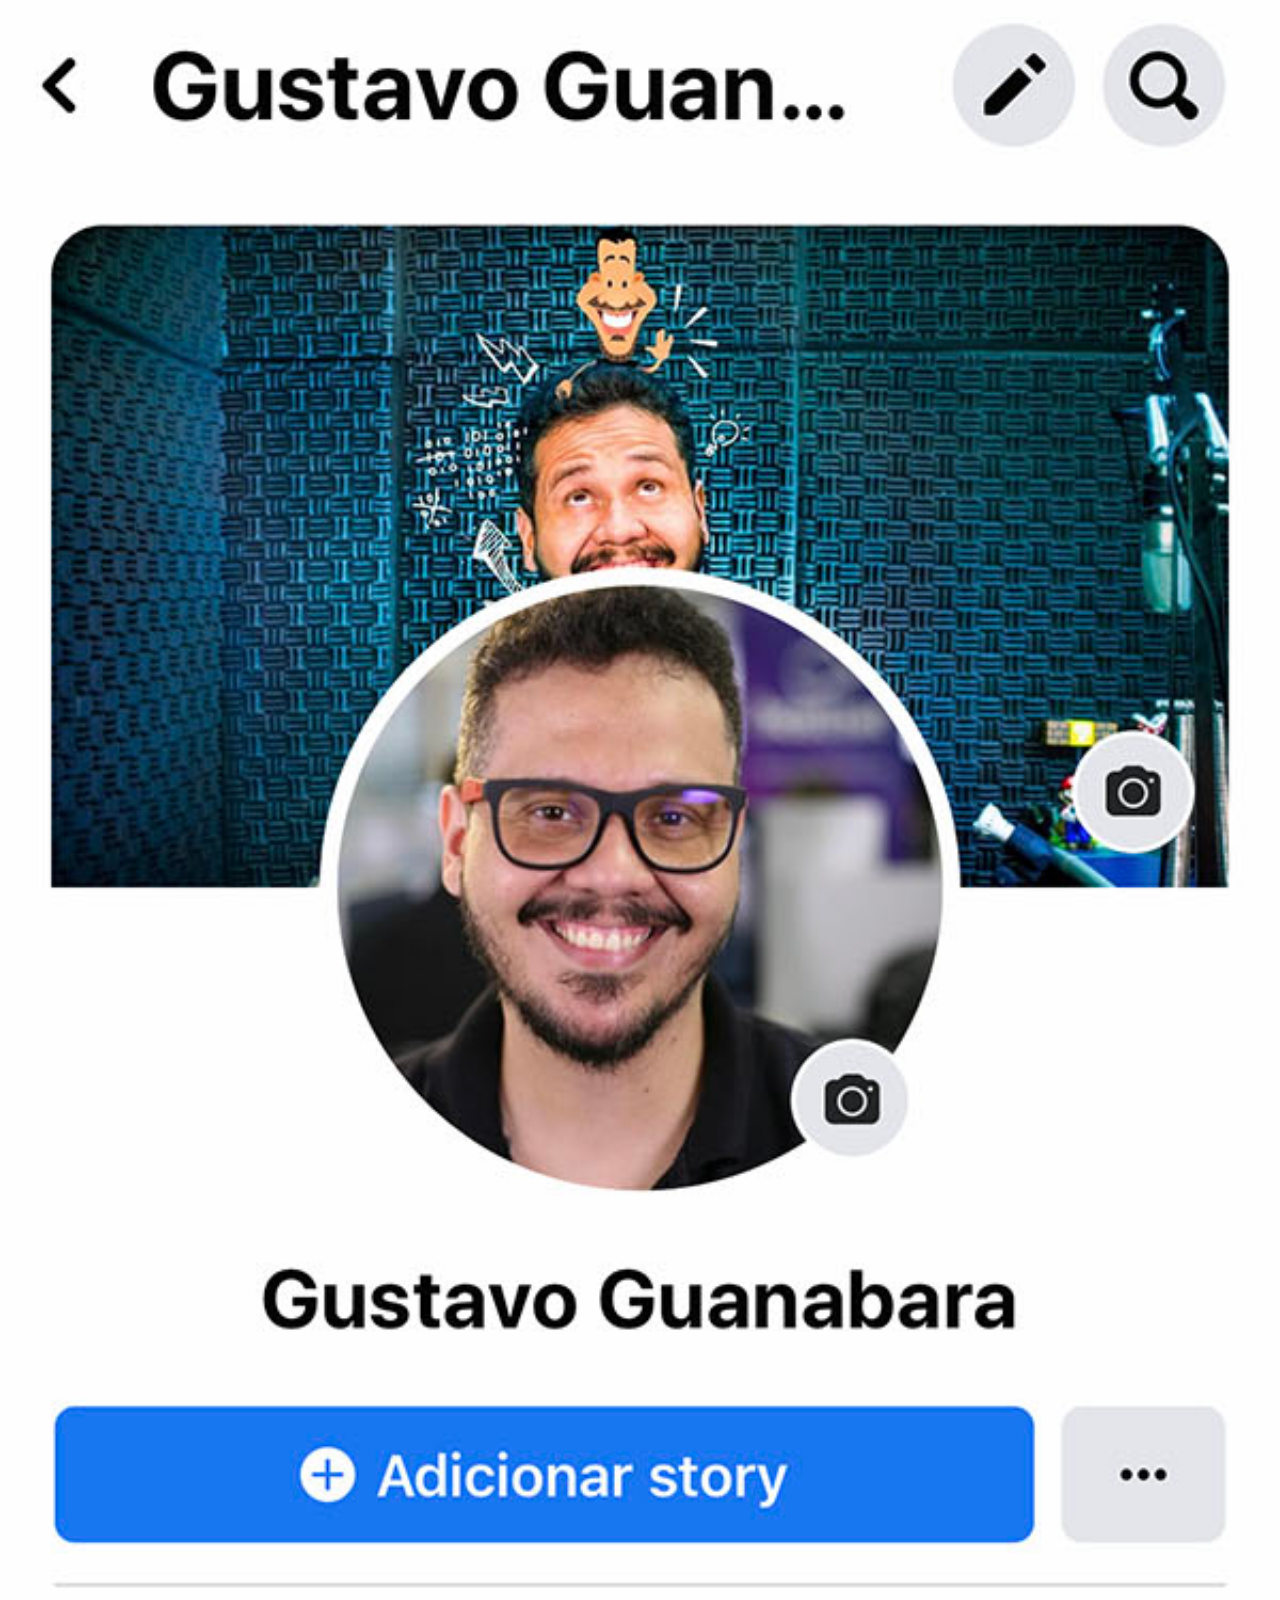
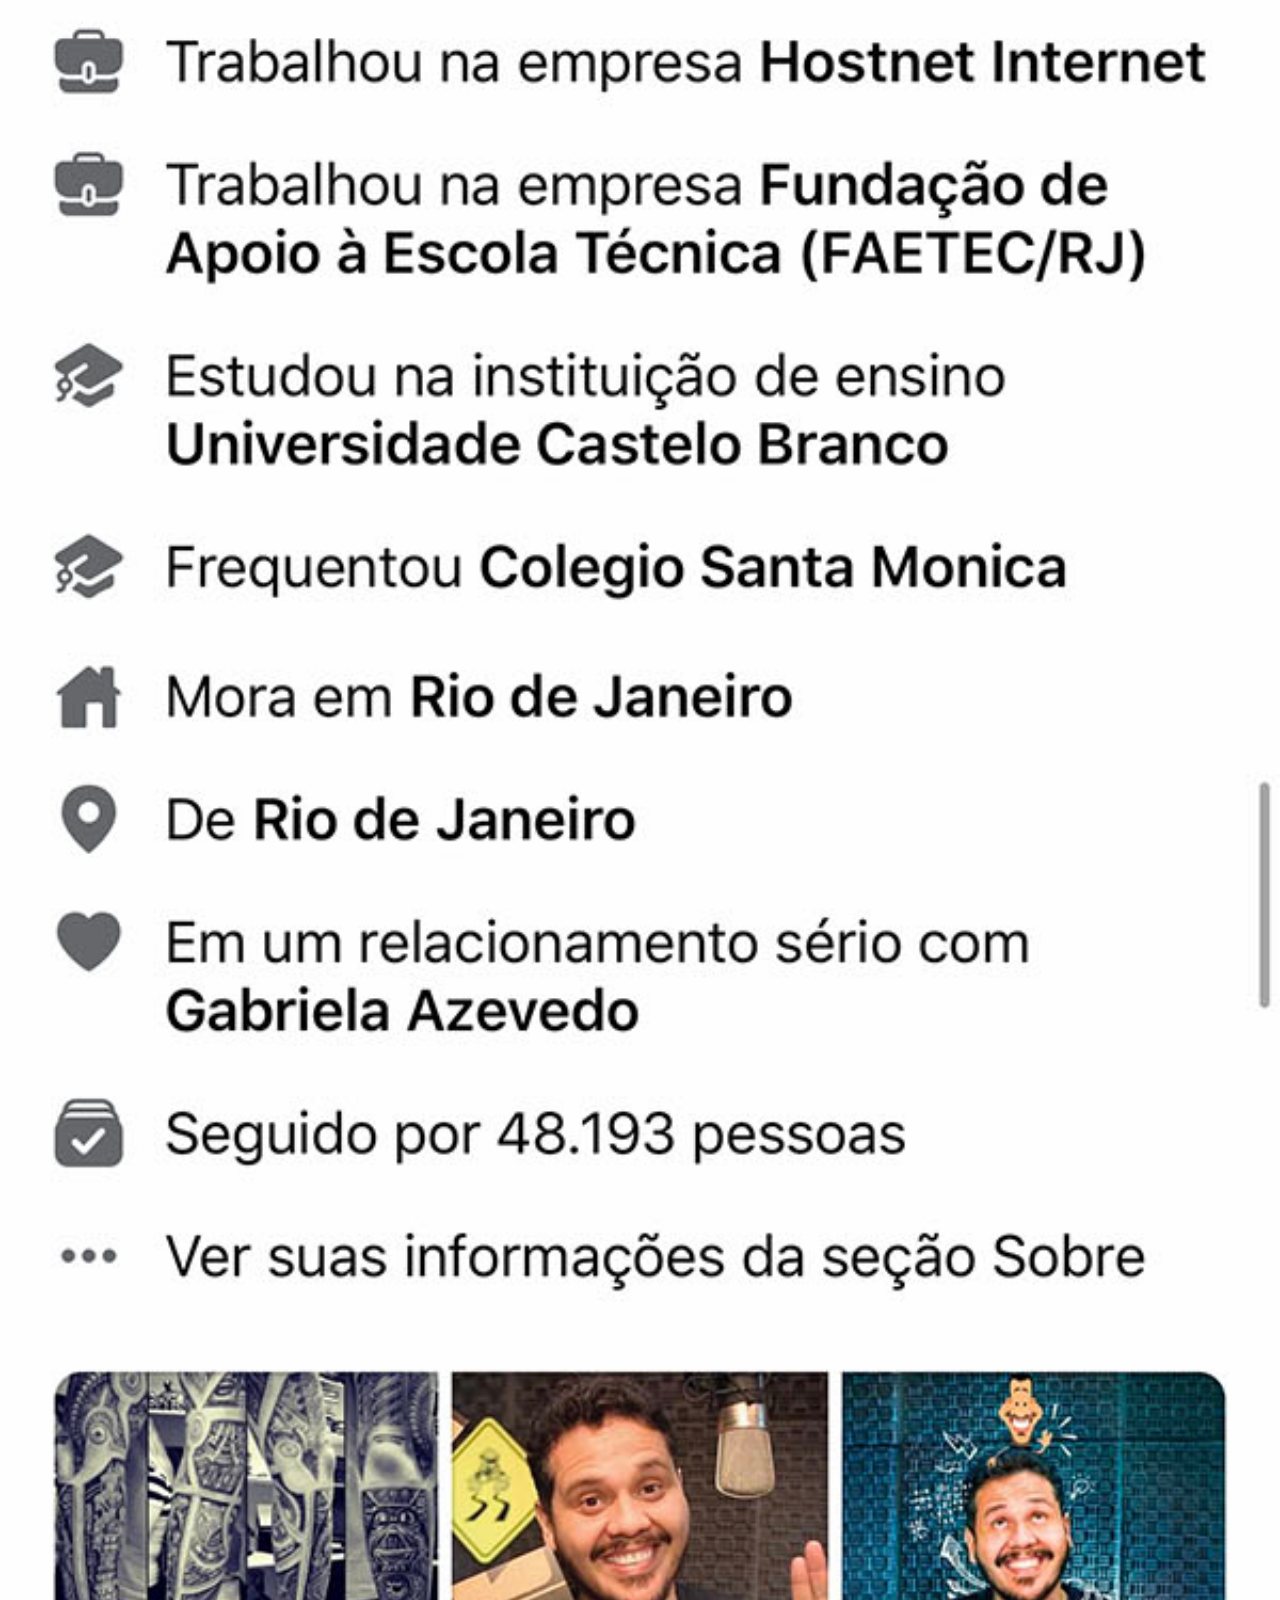
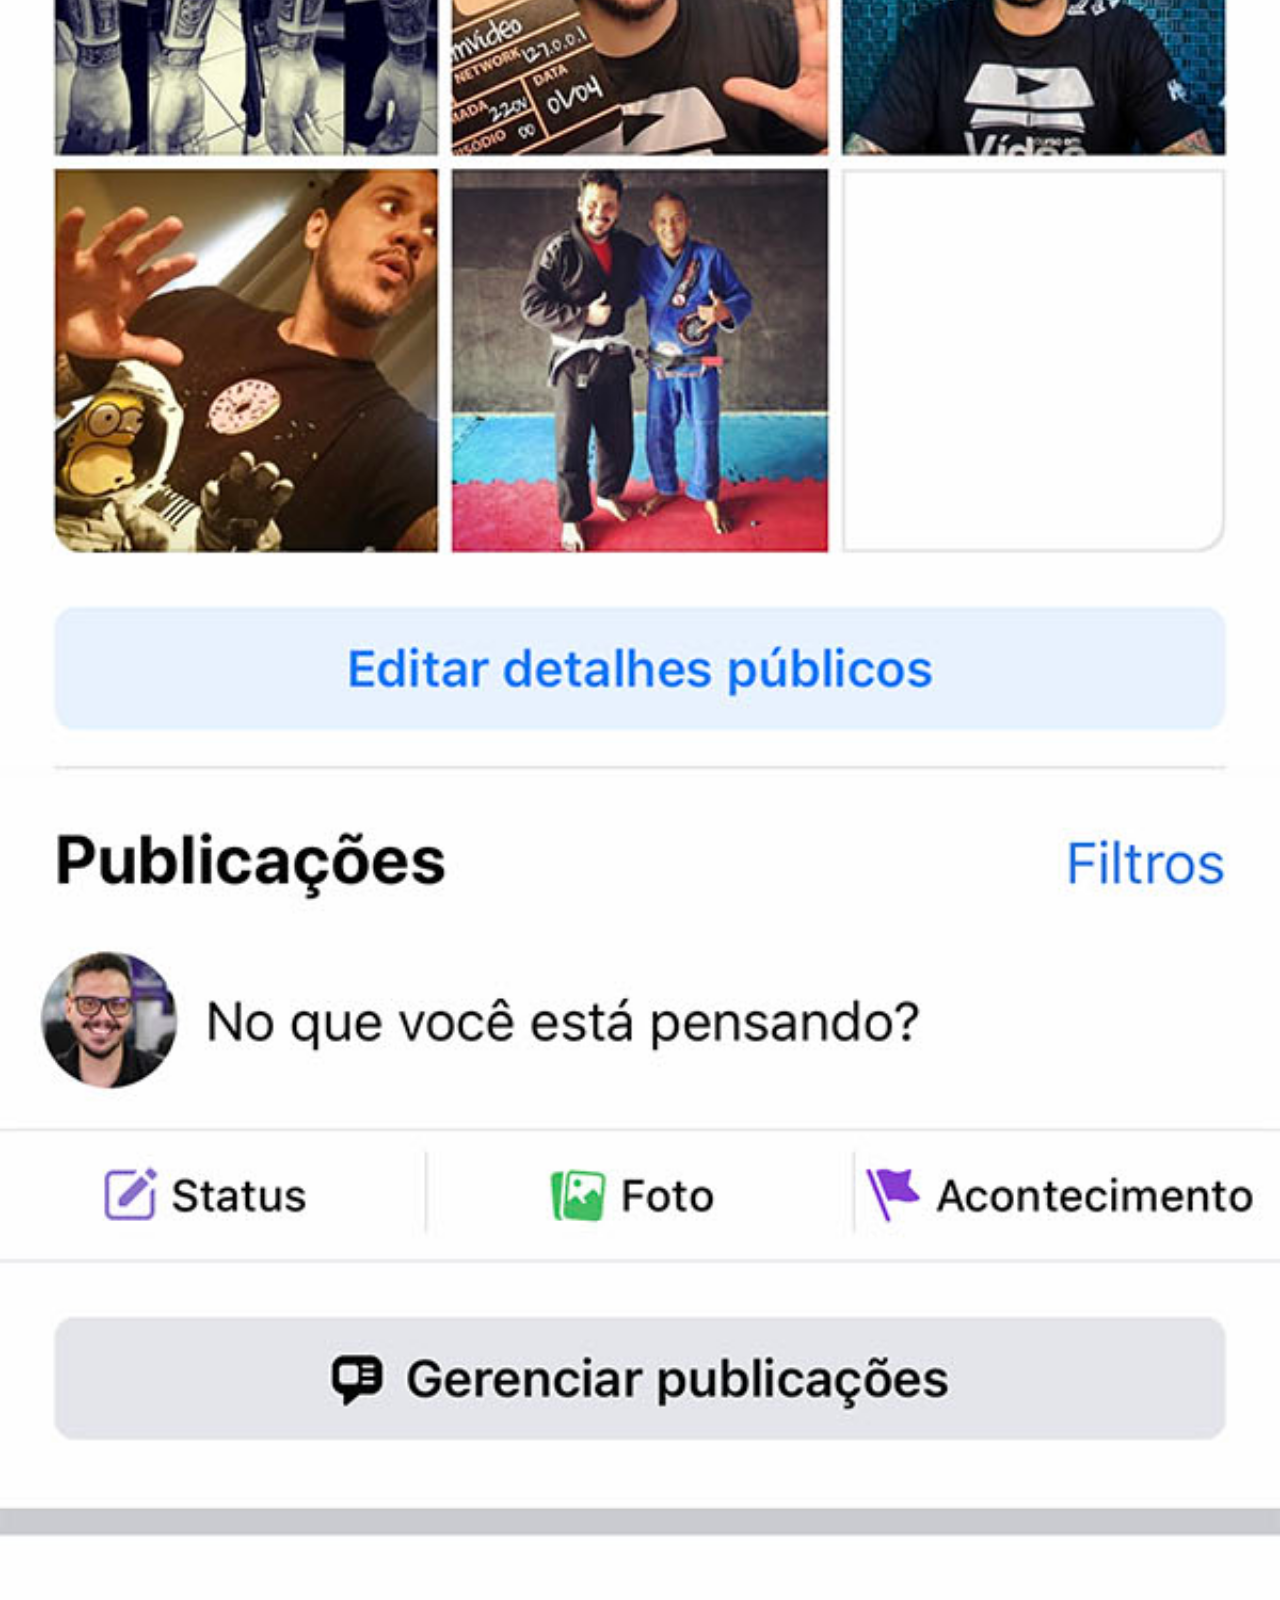
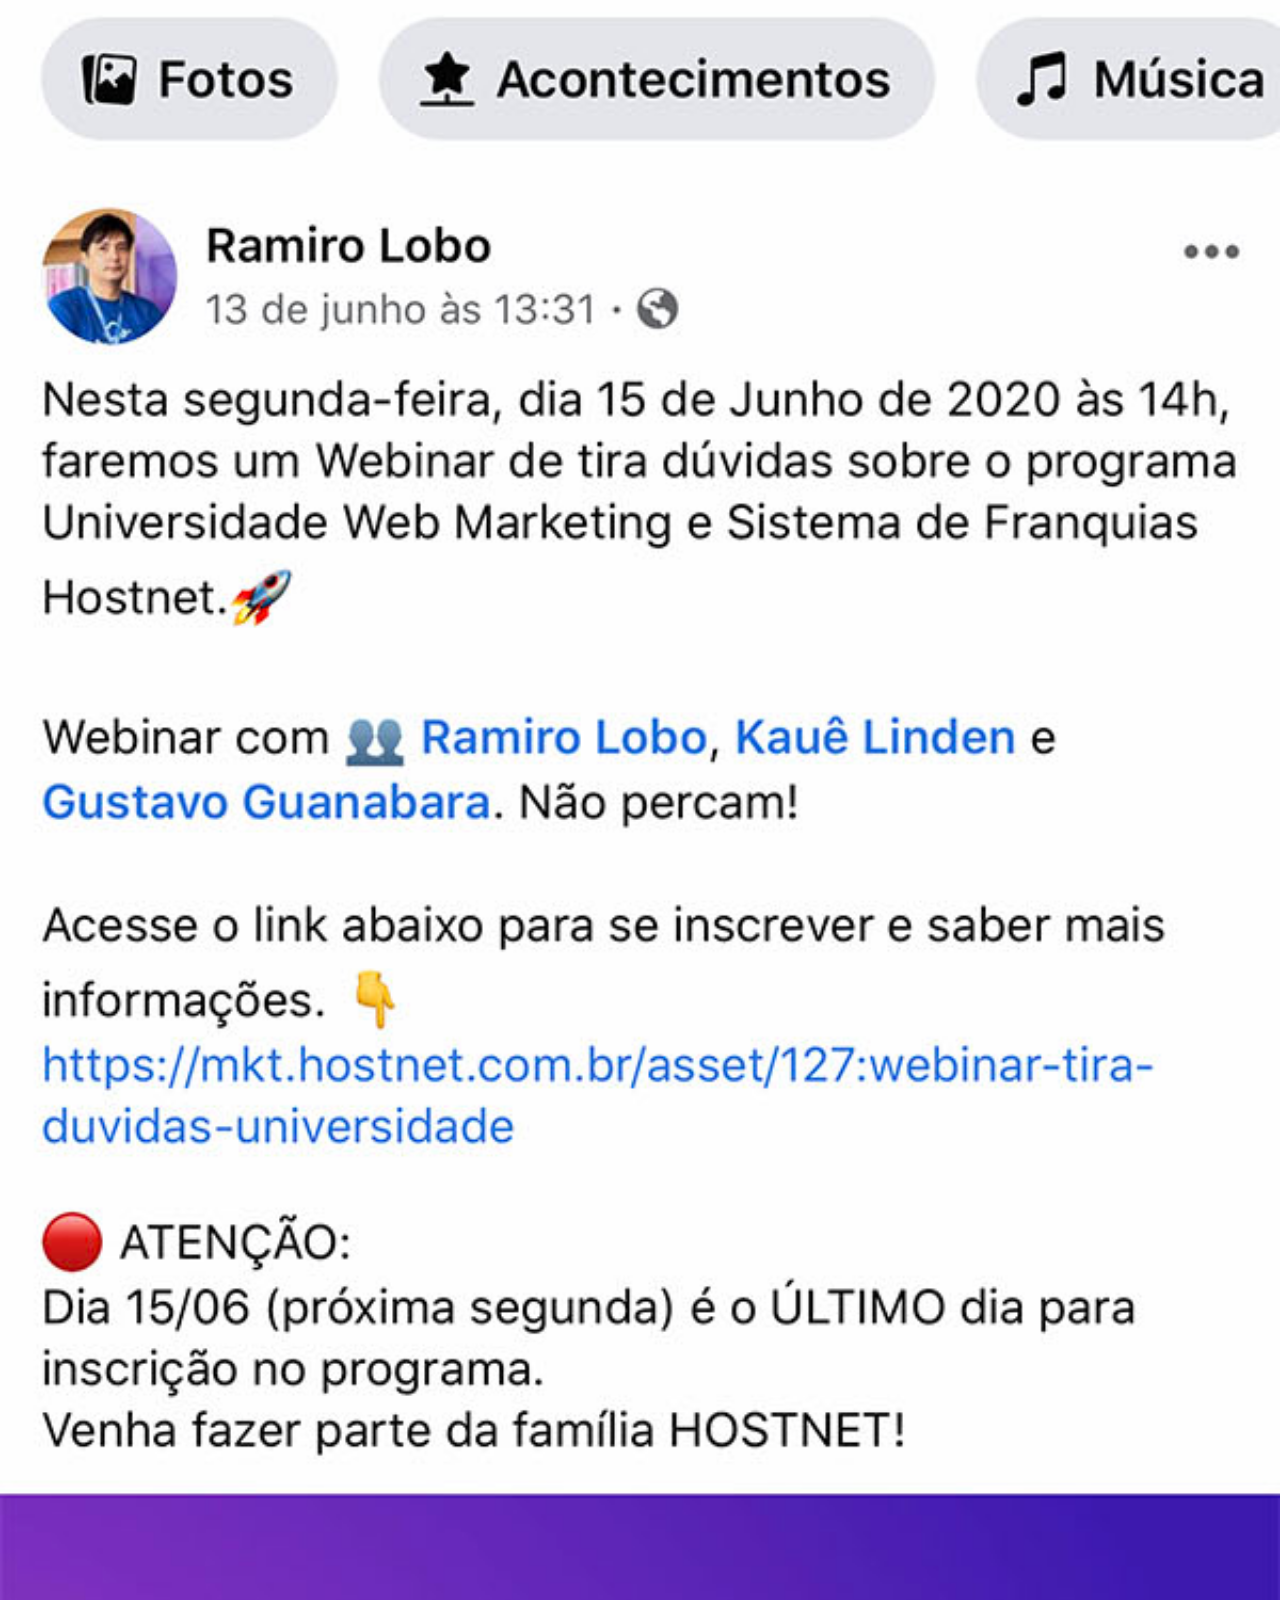
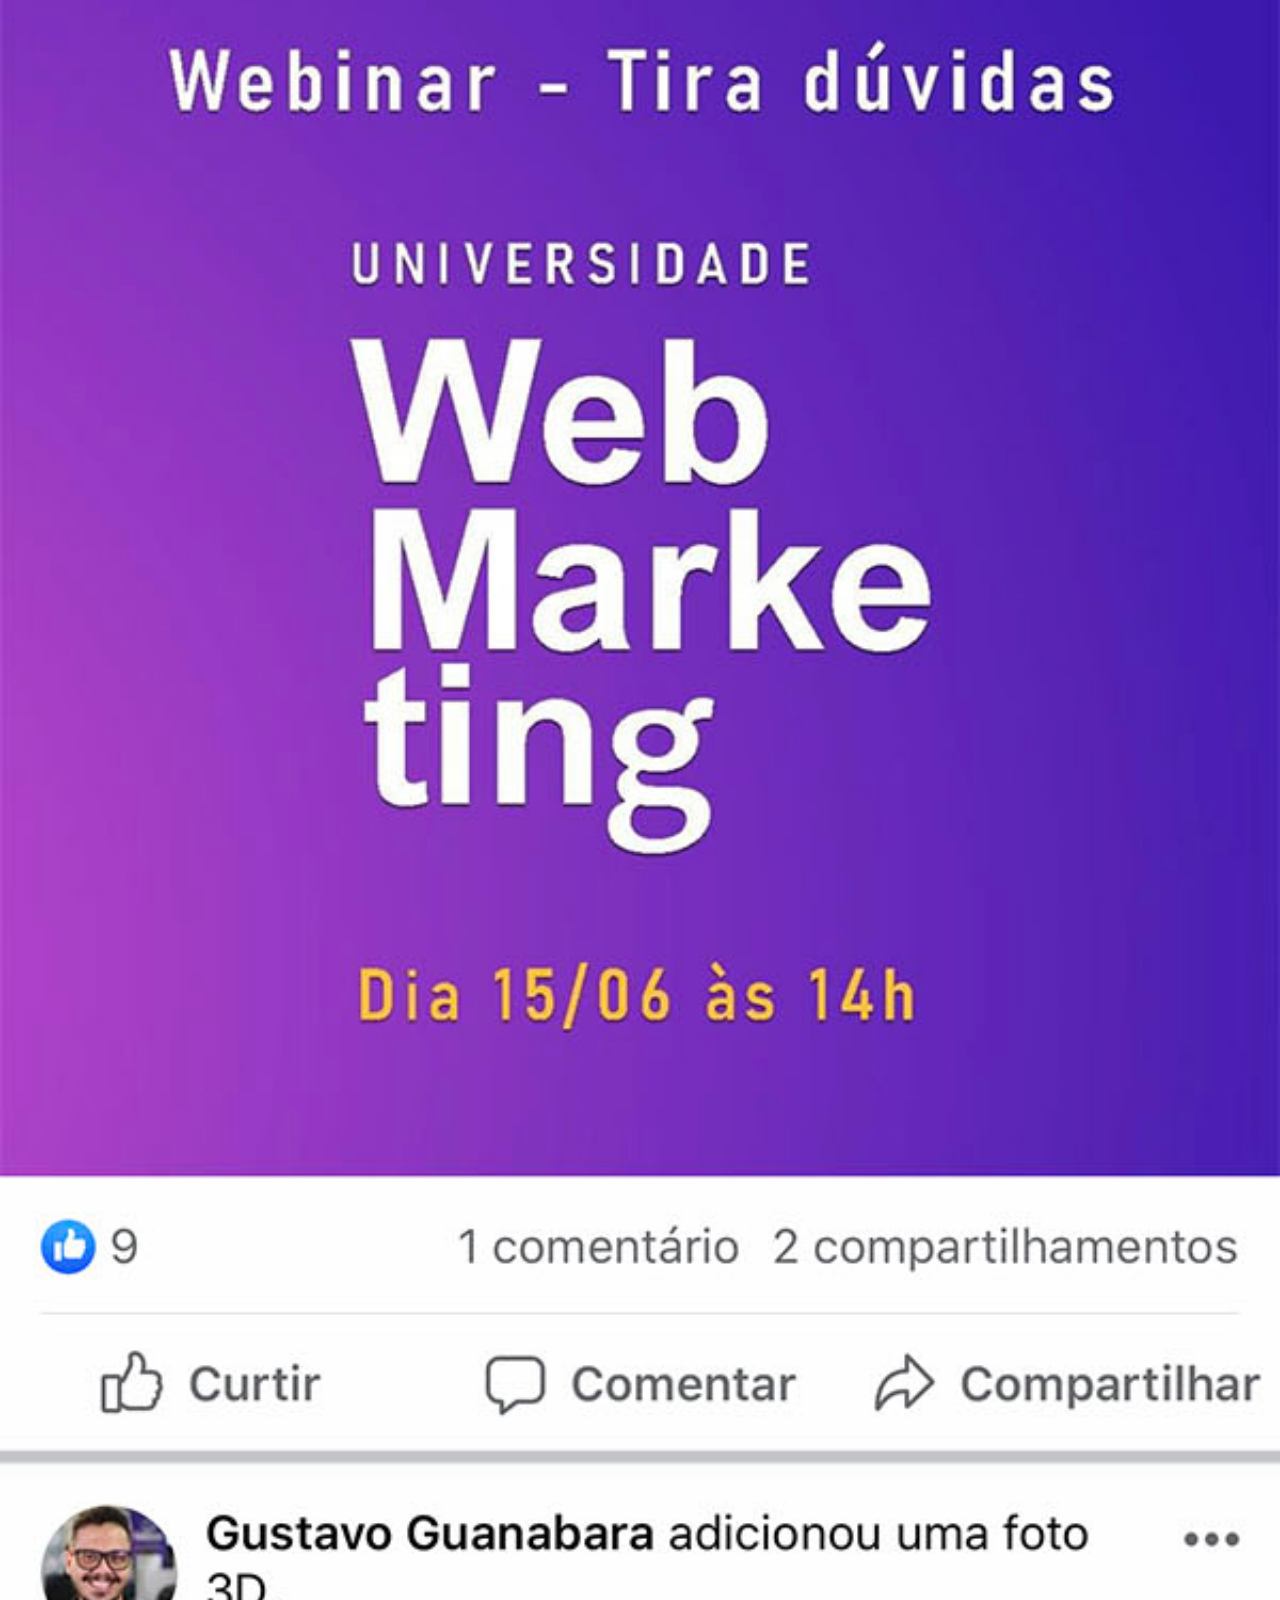
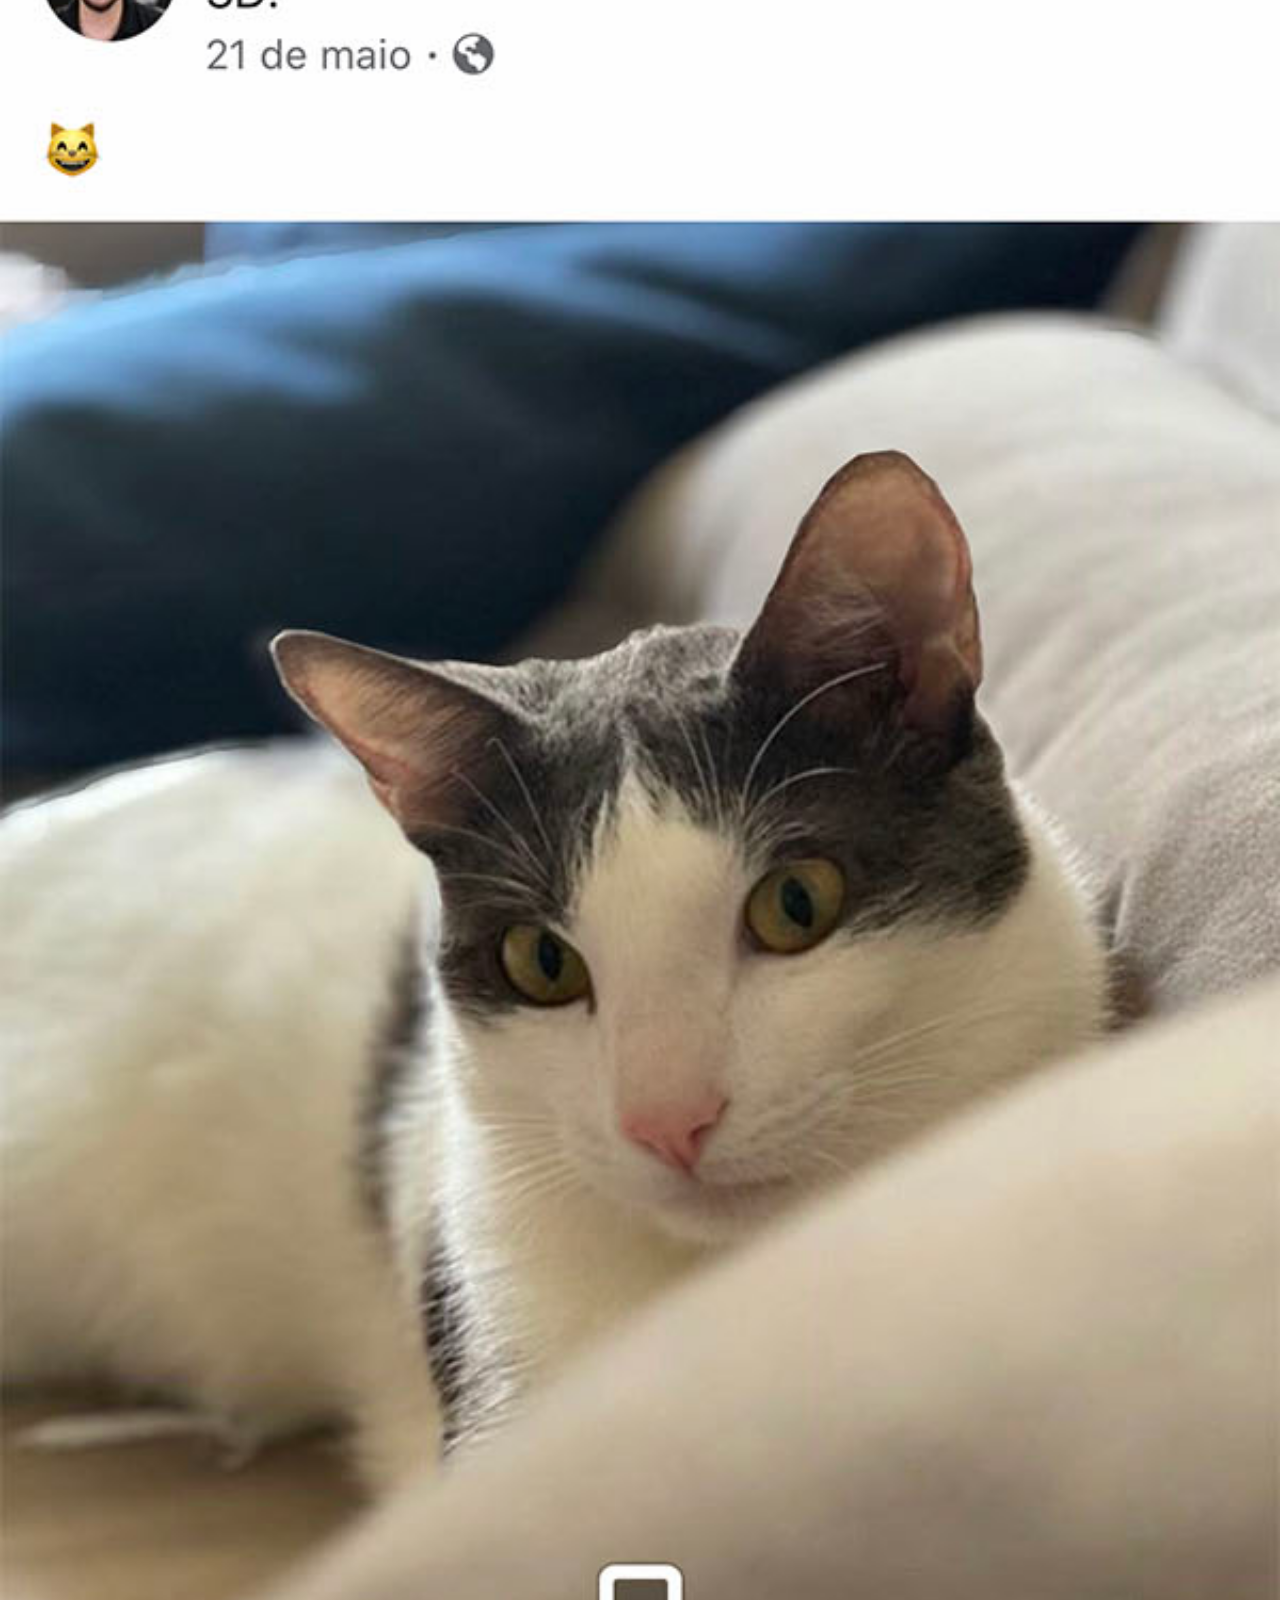
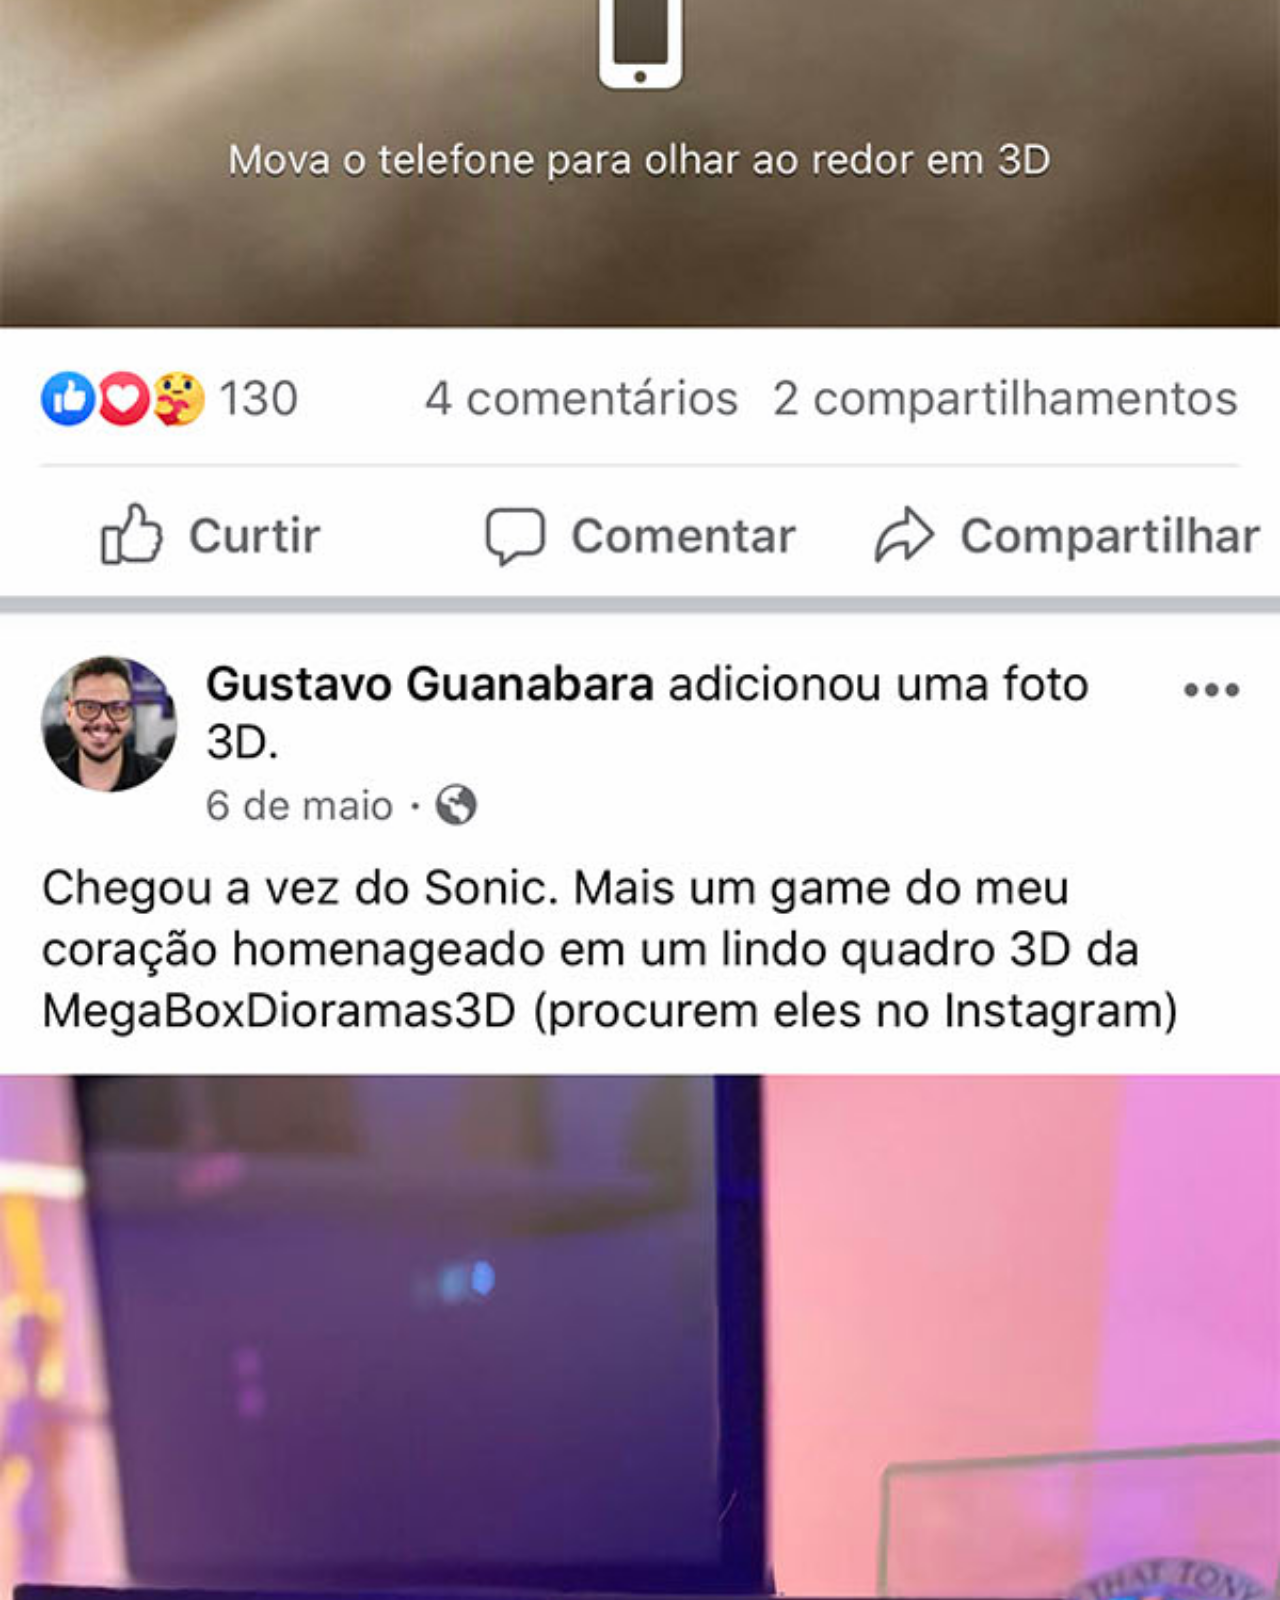
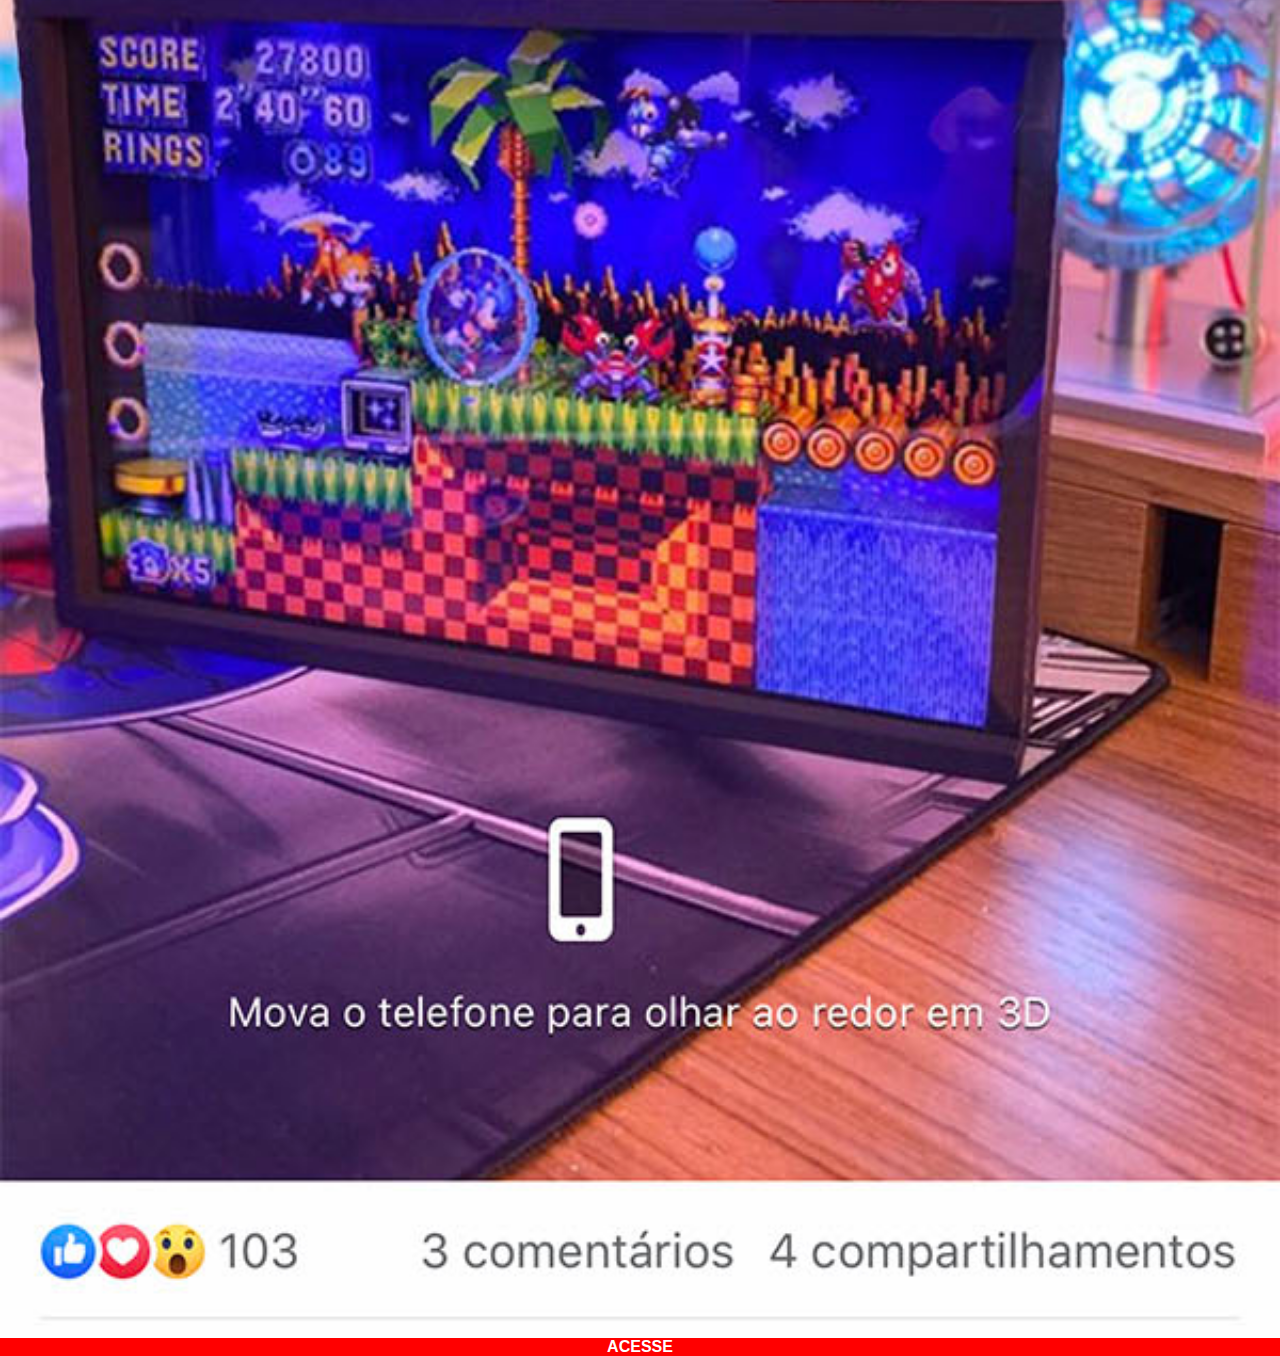
<file: facebook.html>
<!DOCTYPE html>
<html lang="pt-br">
<head>
    <meta charset="UTF-8">
    <meta name="viewport" content="width=device-width, initial-scale=1.0">
    <title>facebook</title>
</head>
<body>
    <style>
    ::-webkit-scrollbar {
            width: 0px;
            height: 0px;
    }
    *{
        margin: 0px;
        padding: 0px;
    }
    img {
        height: 100%;
        width: 100%;
    }
    div#acesse{
        background-color: red;
        color: white;
        font-family: Arial, Helvetica, sans-serif;
        text-align: center;
        margin-top: -4px;
    }
    a {
        text-decoration: none;
        color: white;
        font-weight: bold;
    }
    a:hover{
        text-decoration: underline;
    }
    </style>
    <main>
        <img src="imagens/tela-facebook.jpg" alt="tela da pagina do facebook">
    </main>
    <div id="acesse">
        <a href="https://www.facebook.com/gustavoguanabara/?locale=pt_BR" target="_blank">ACESSE</a>
    </div>
</body>
</html>
</file>
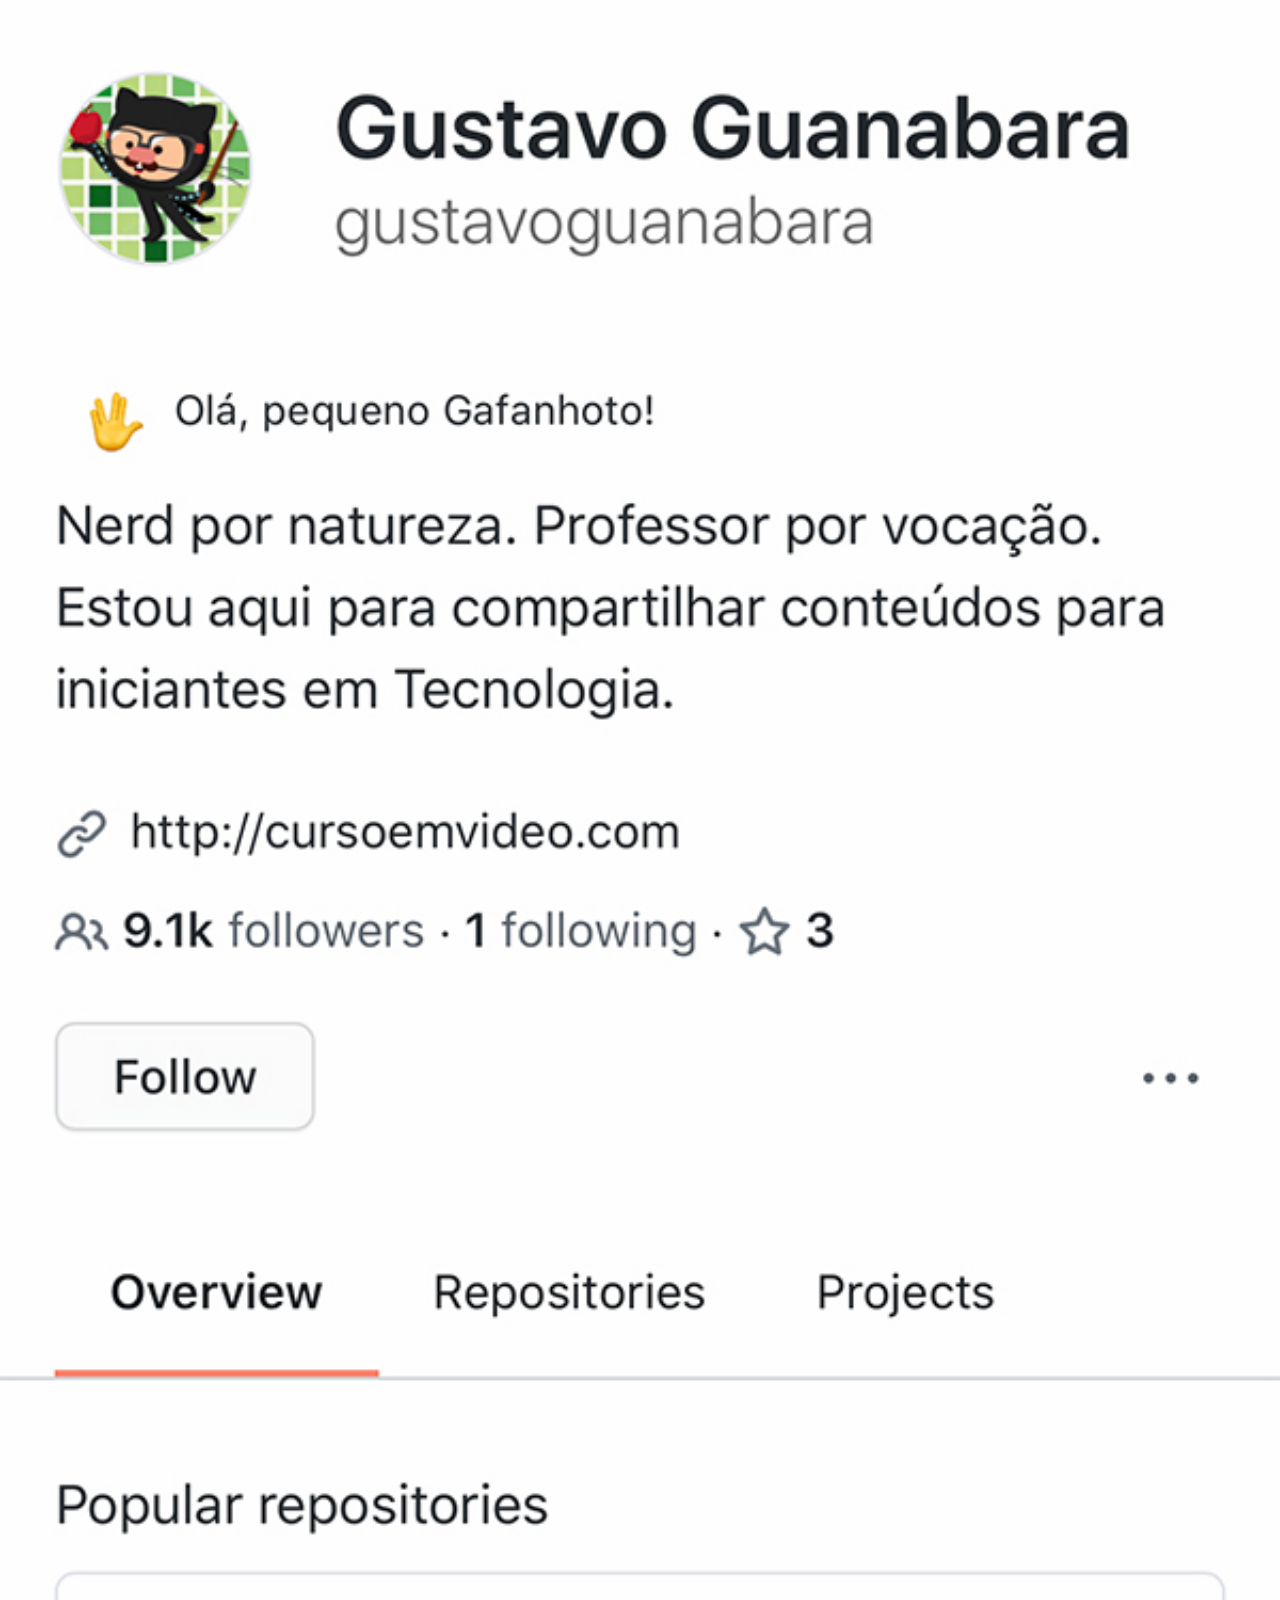
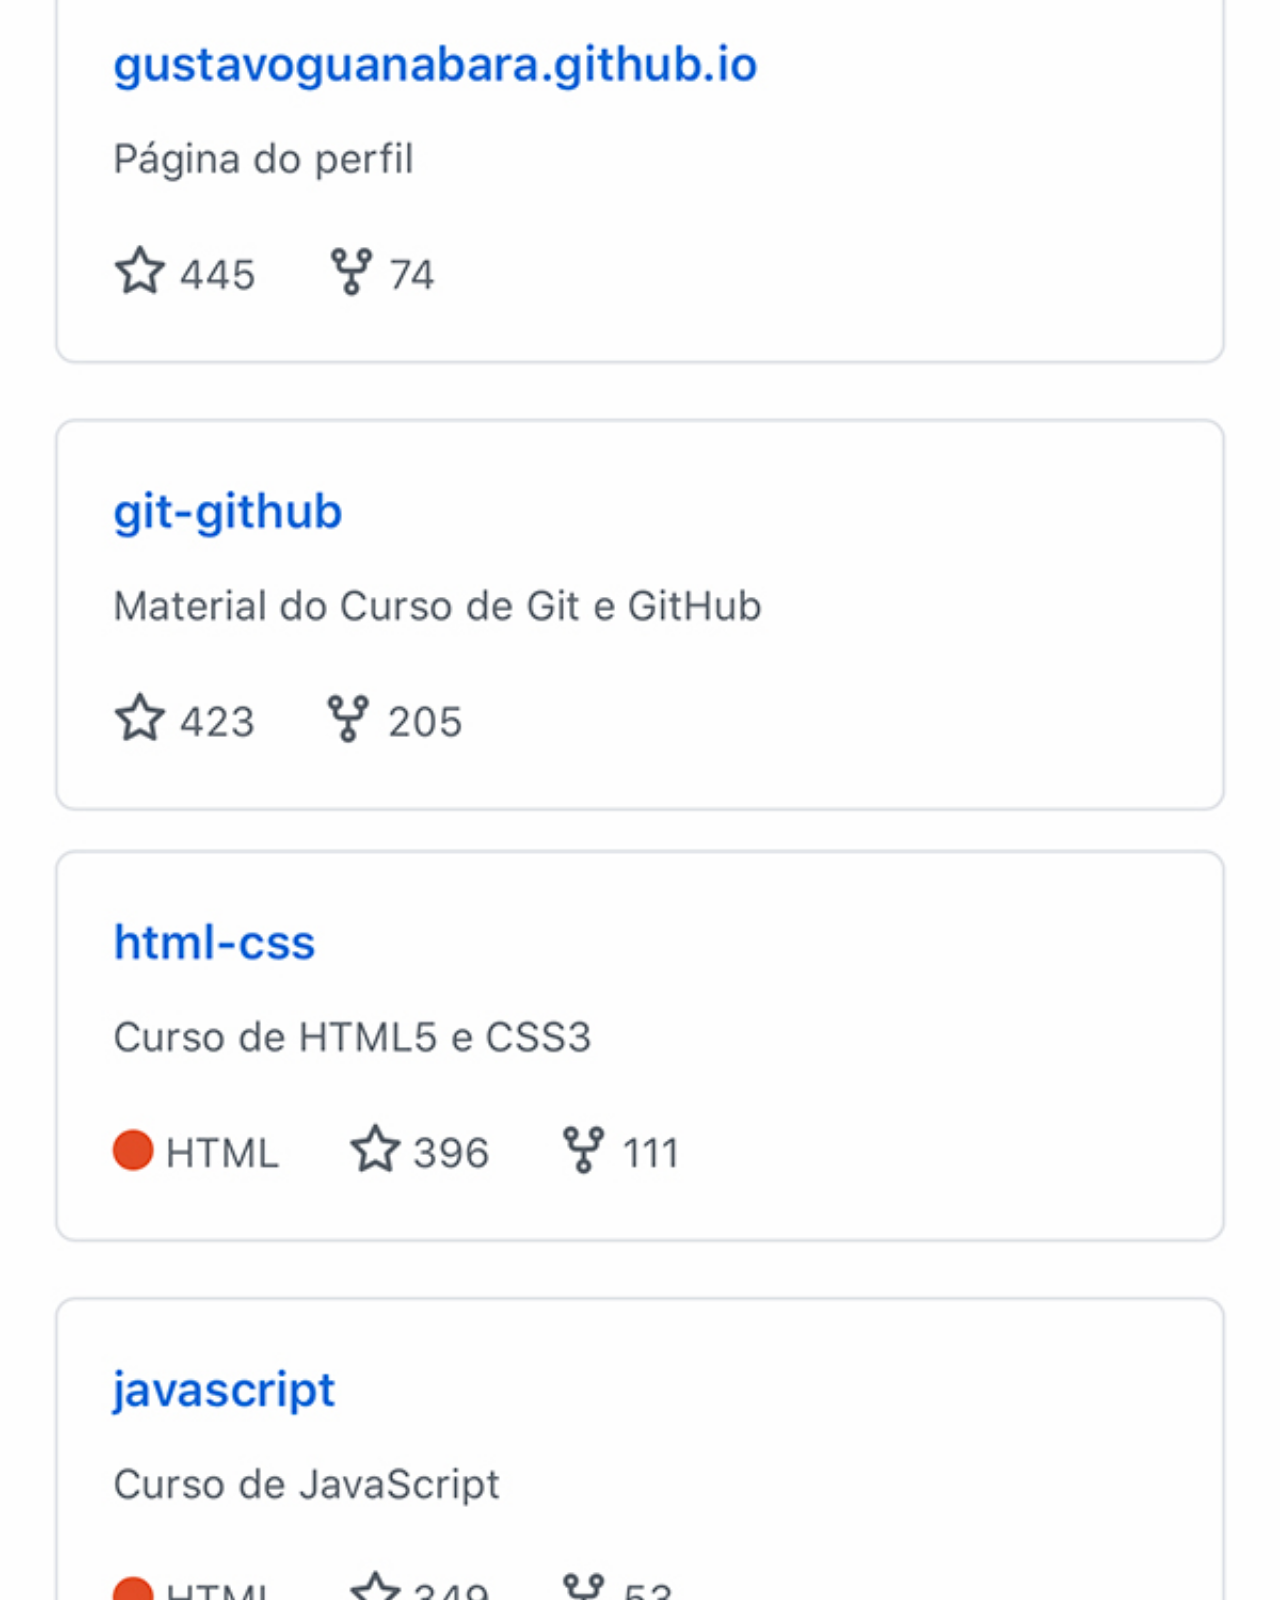
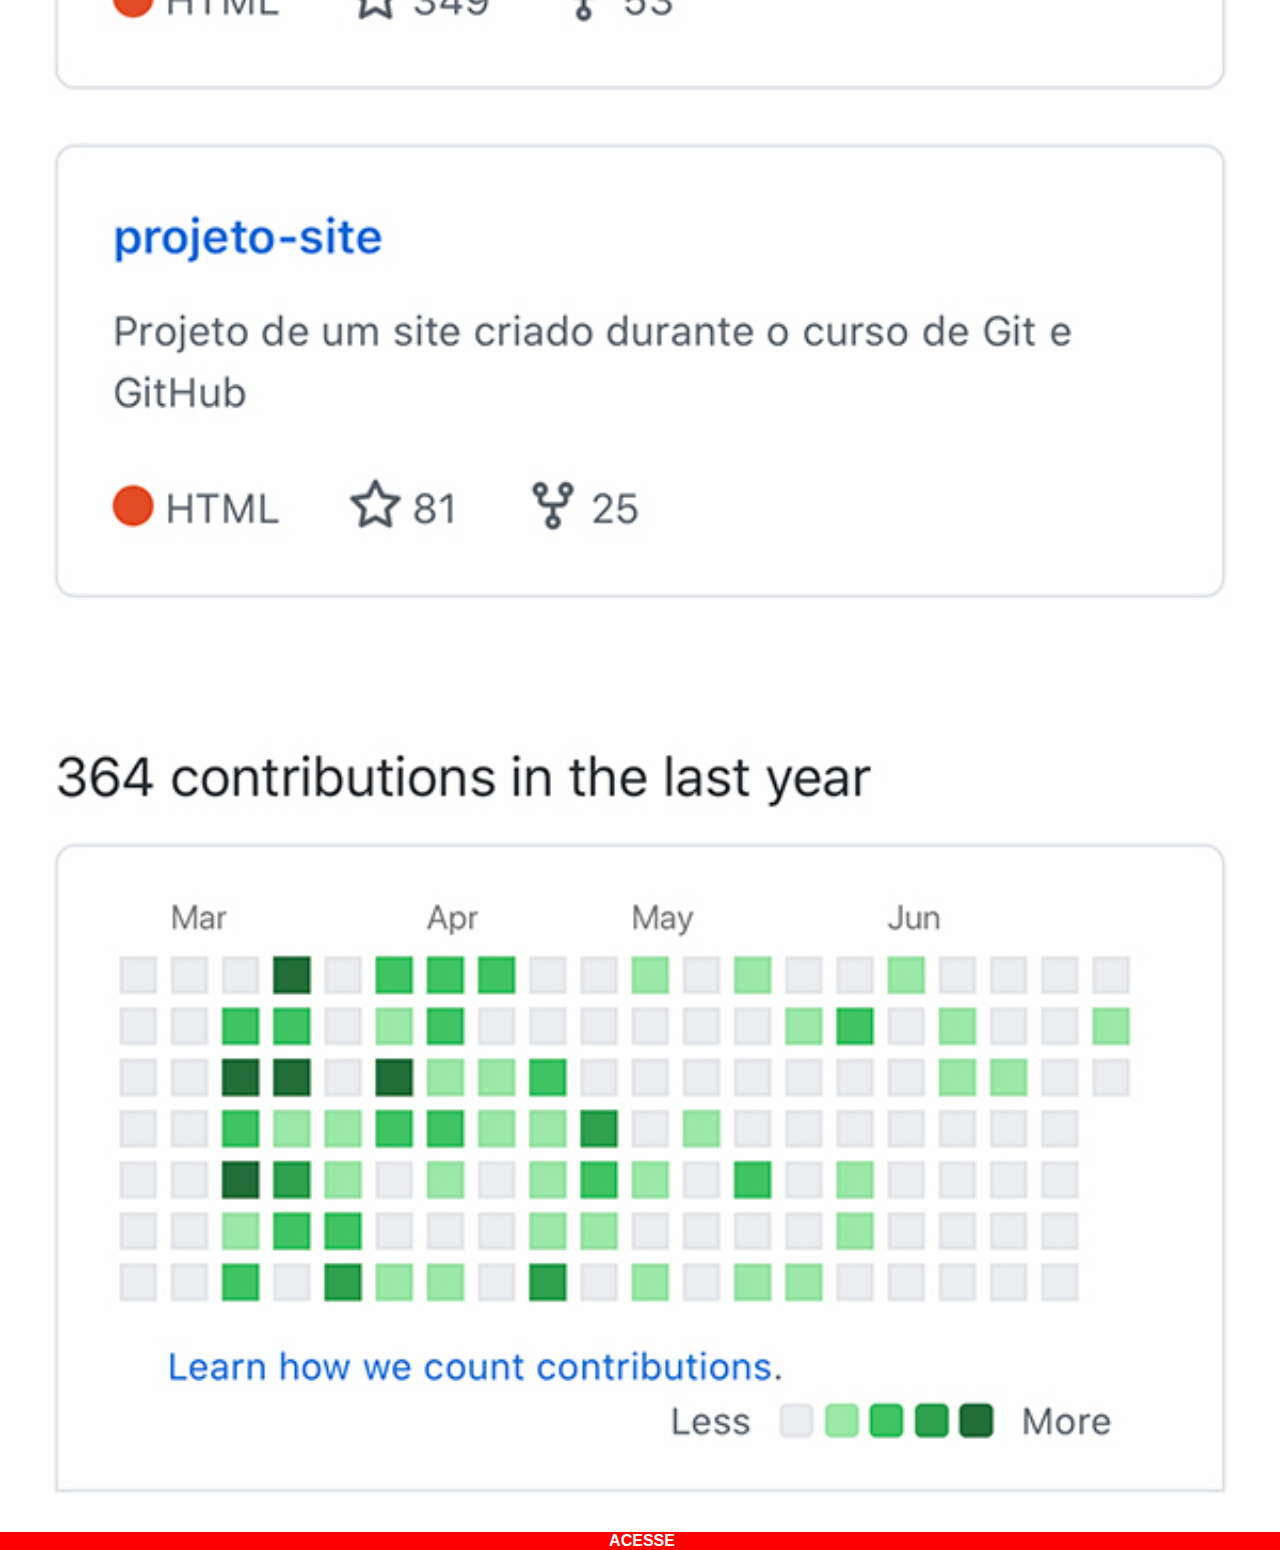
<file: github.html>
<!DOCTYPE html>
<html lang="pt-br">
<head>
    <meta charset="UTF-8">
    <meta name="viewport" content="width=device-width, initial-scale=1.0">
    <title>github</title>
</head>
<body>
    <style>
        ::-webkit-scrollbar {
            width: 0px;
            height: 0px;
        }
        *{
            margin: 0px;
            padding: 0px;
        }
        body {
            height: 100vh;
            width: 100vw;
            background: black url(imagens/tela-github.jpg) no-repeat top center;
            background-size: cover;
        }
        img {
        height: 100%;
        width: 100%;
    }
    div#acesse{
        background-color: red;
        color: white;
        font-family: Arial, Helvetica, sans-serif;
        text-align: center;
        margin-top: -4px;
        margin-right: -4px;
    }
    a {
        text-decoration: none;
        color: white;
        font-weight: bold;
    }
    a:hover{
        text-decoration: underline;
    }
    </style>
        <main>
            <img src="imagens/tela-github.jpg" alt="tela do github">
        </main>
        <div id="acesse">
            <a href="https://github.com/gustavoguanabara" target="_blank">ACESSE</a>
        </div>
</body>
</html>
</file>
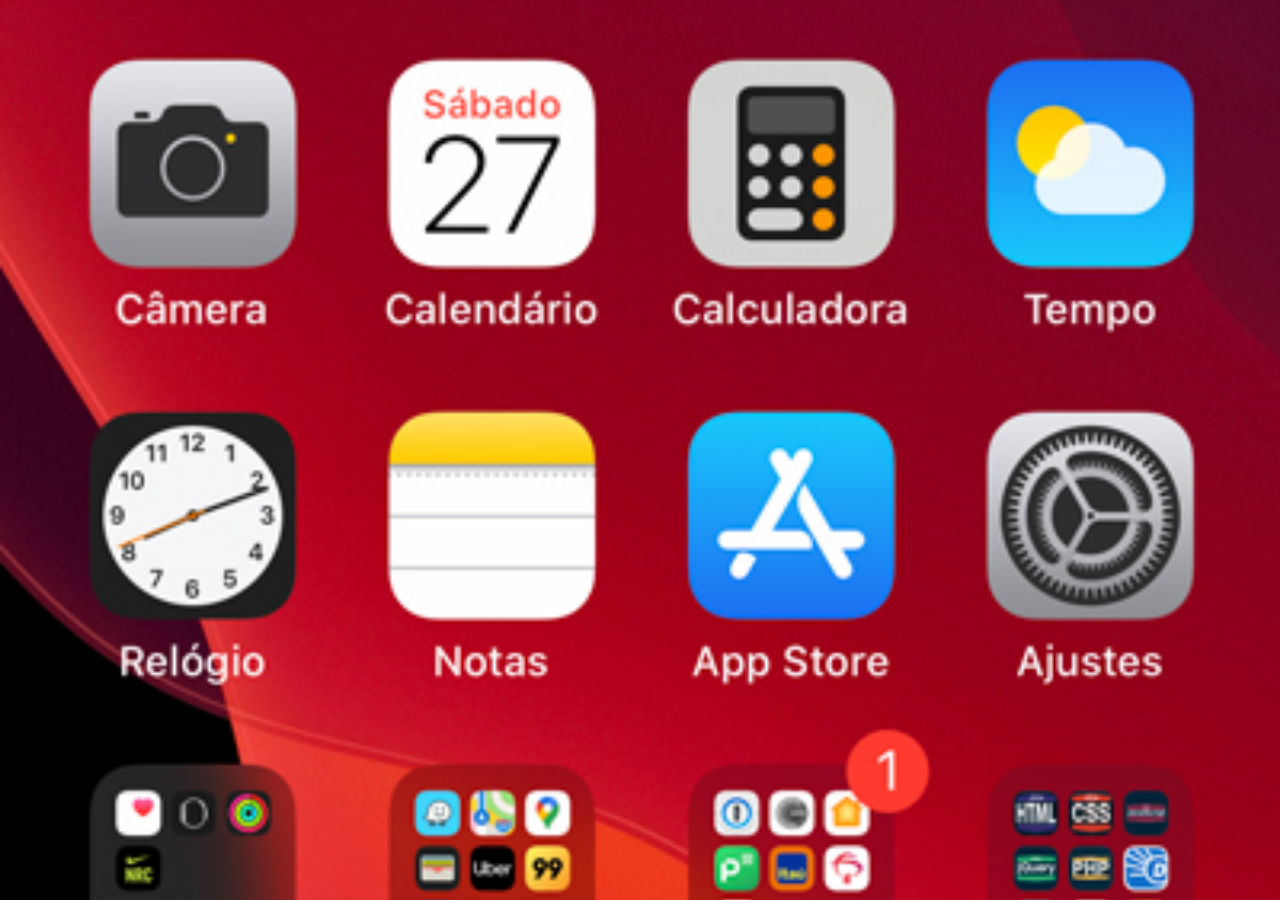
<file: home.html>
<!DOCTYPE html>
<html lang="pt-br">
<head>
    <meta charset="UTF-8">
    <meta name="viewport" content="width=device-width, initial-scale=1.0">
    <title>home</title>
    <style>
        *{
            margin: 0px;
            padding: 0px;
        }
        body {
            height: 100vh;
            width: 100vw;
            background: black url(imagens/tela-home.jpg) no-repeat top center;
            background-size: cover; 
        }
    </style>
</head>
<body>
</body>
</html>
</file>
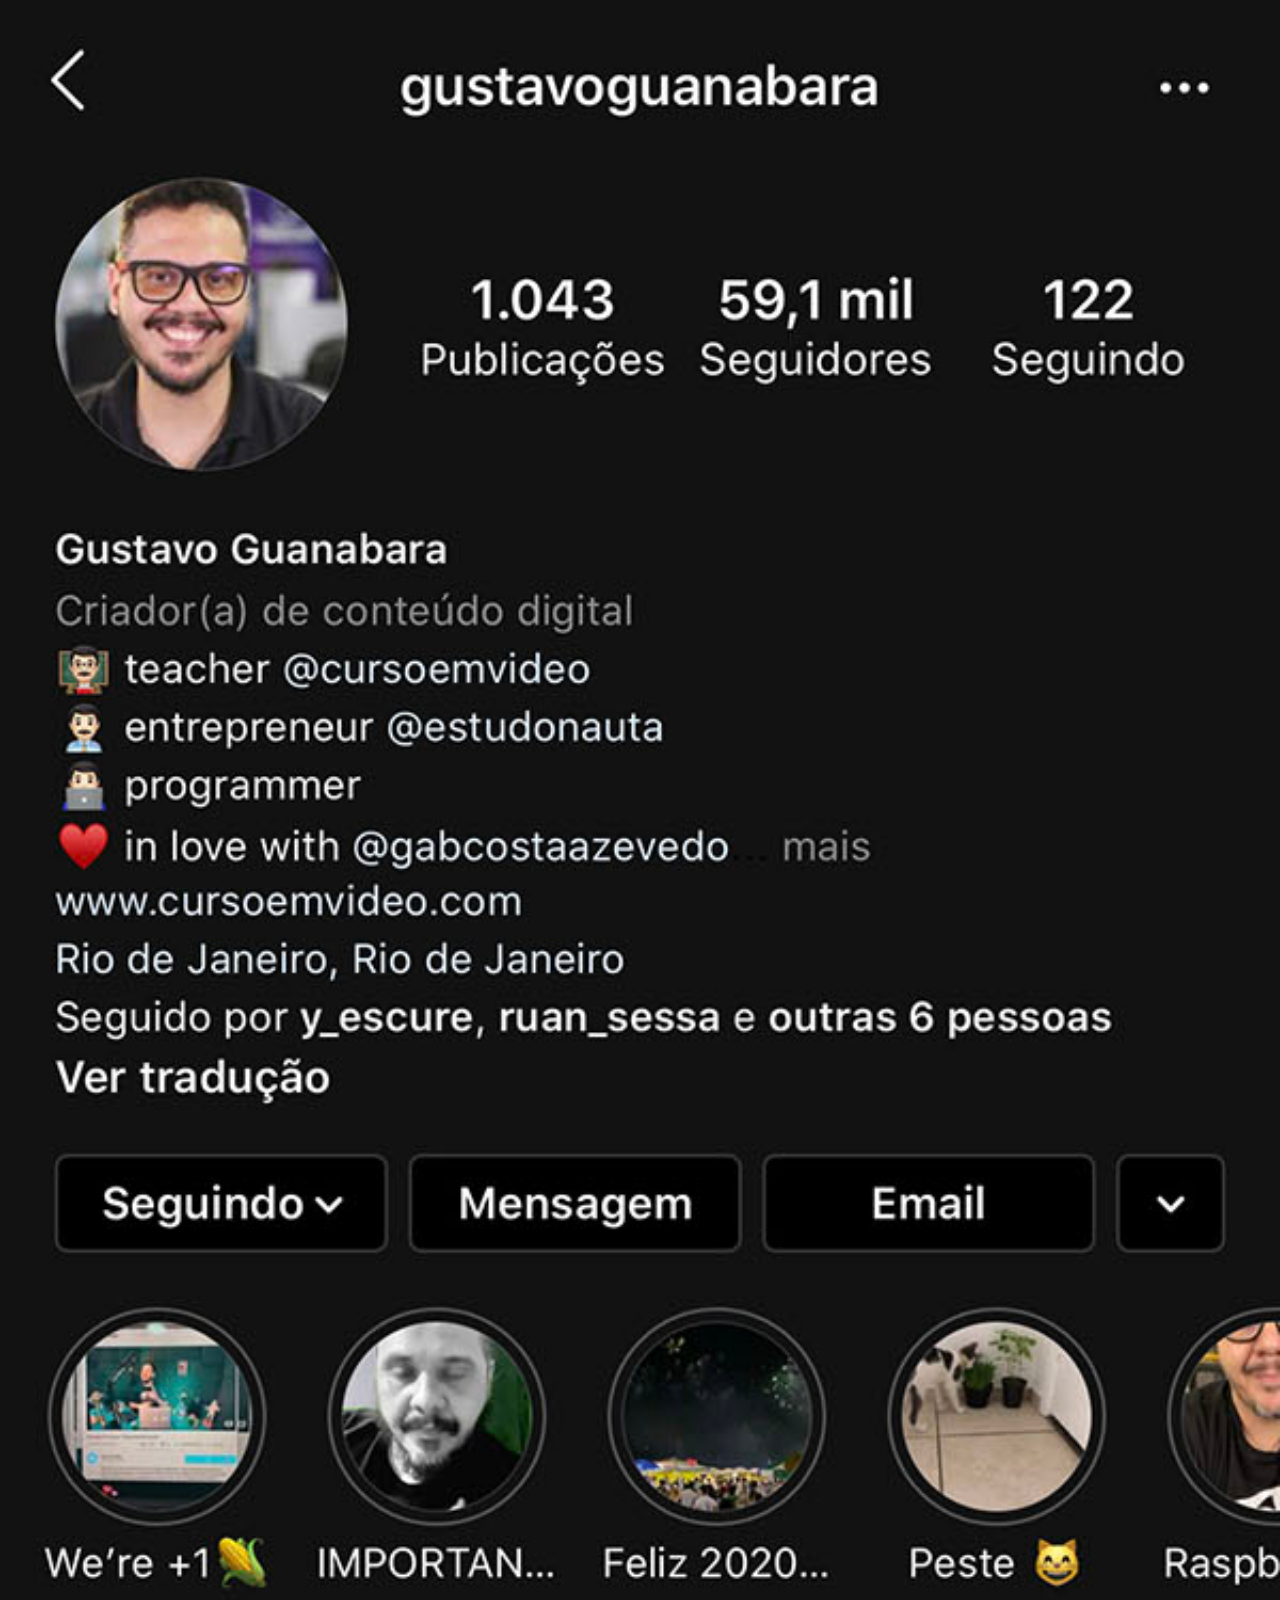
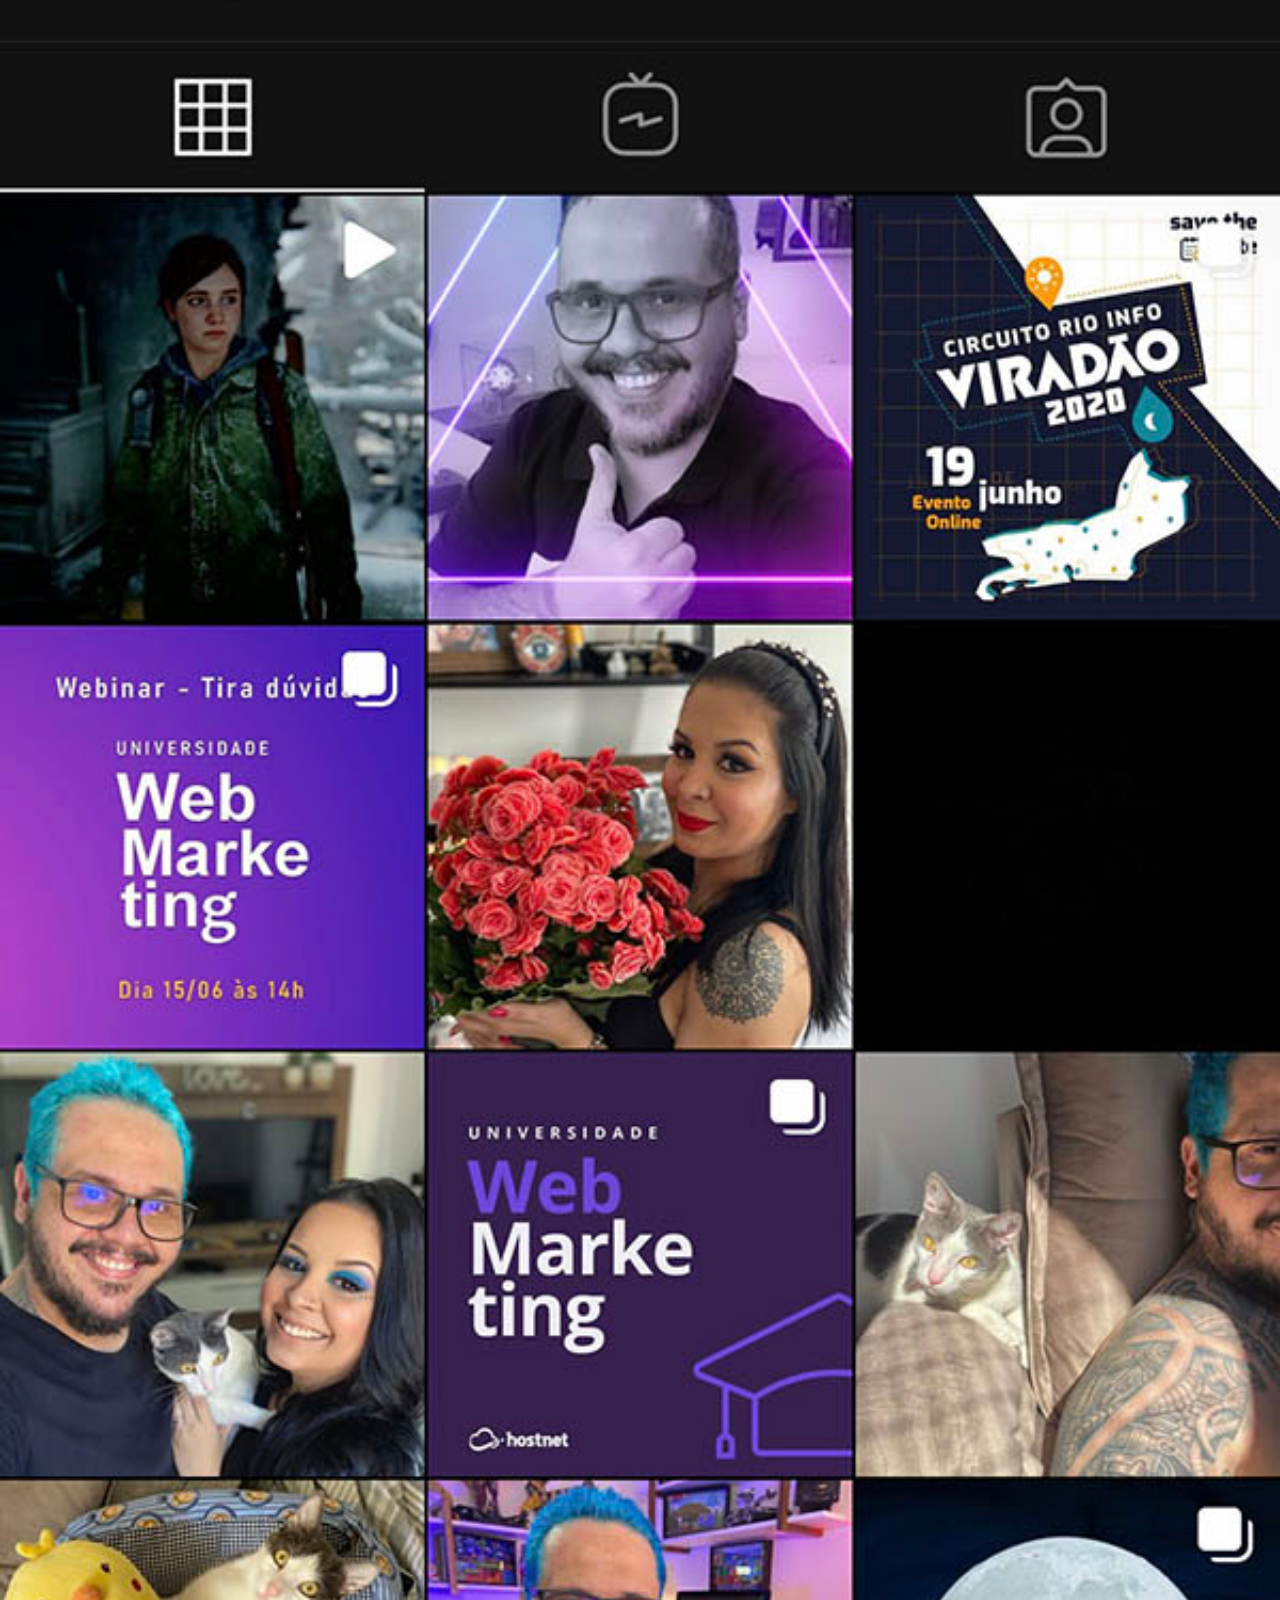
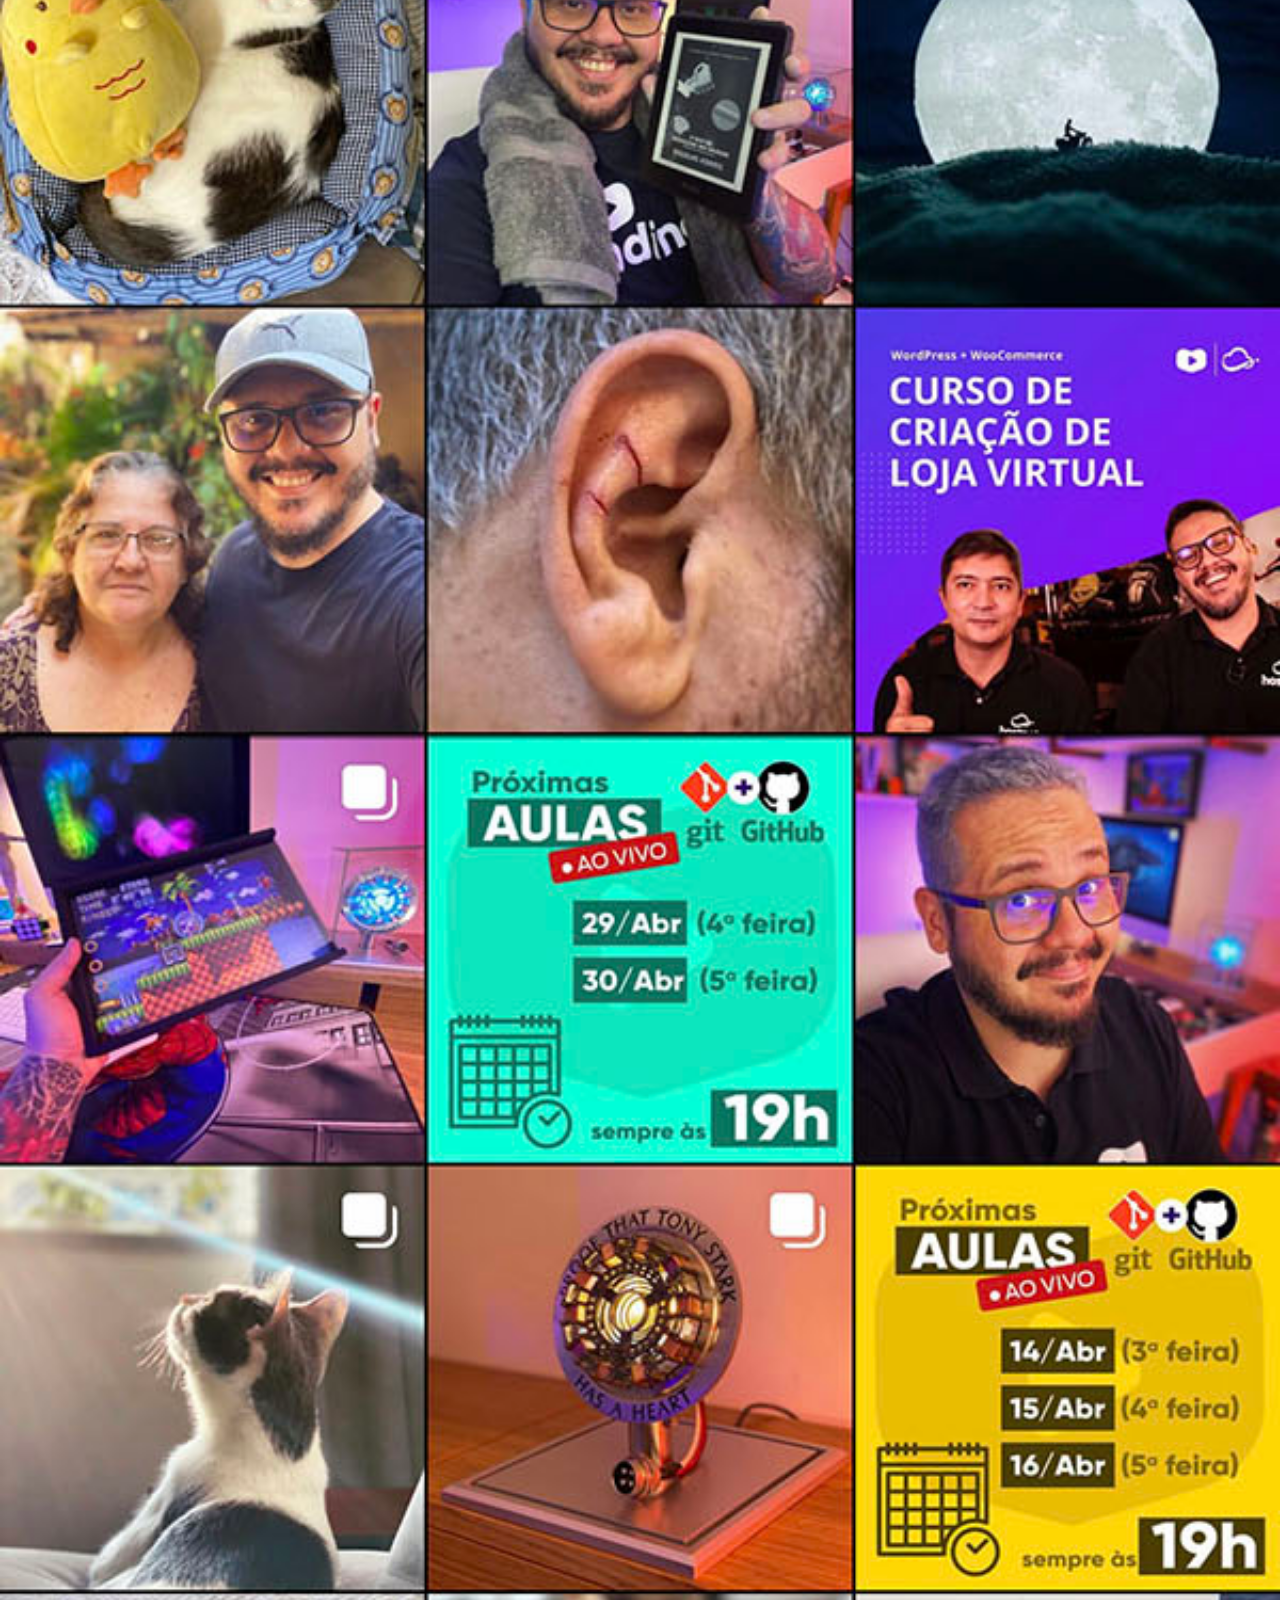
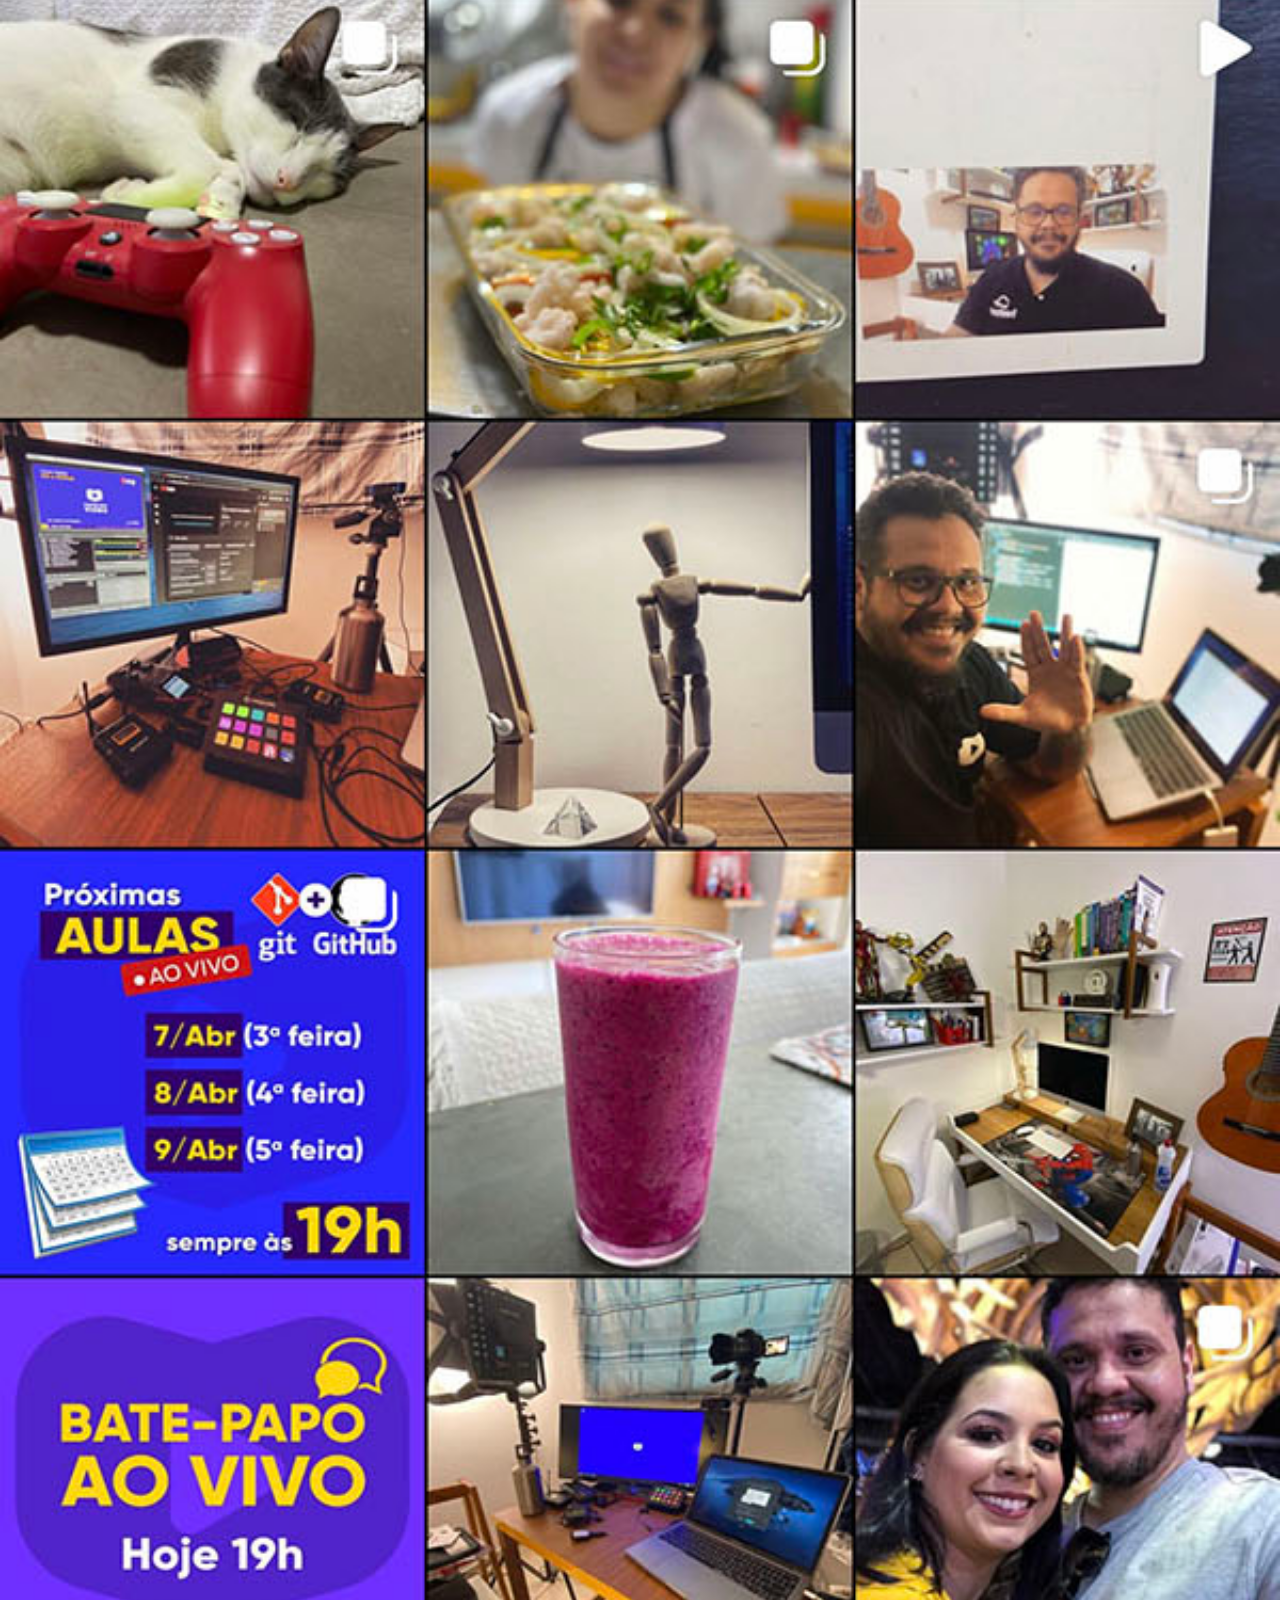
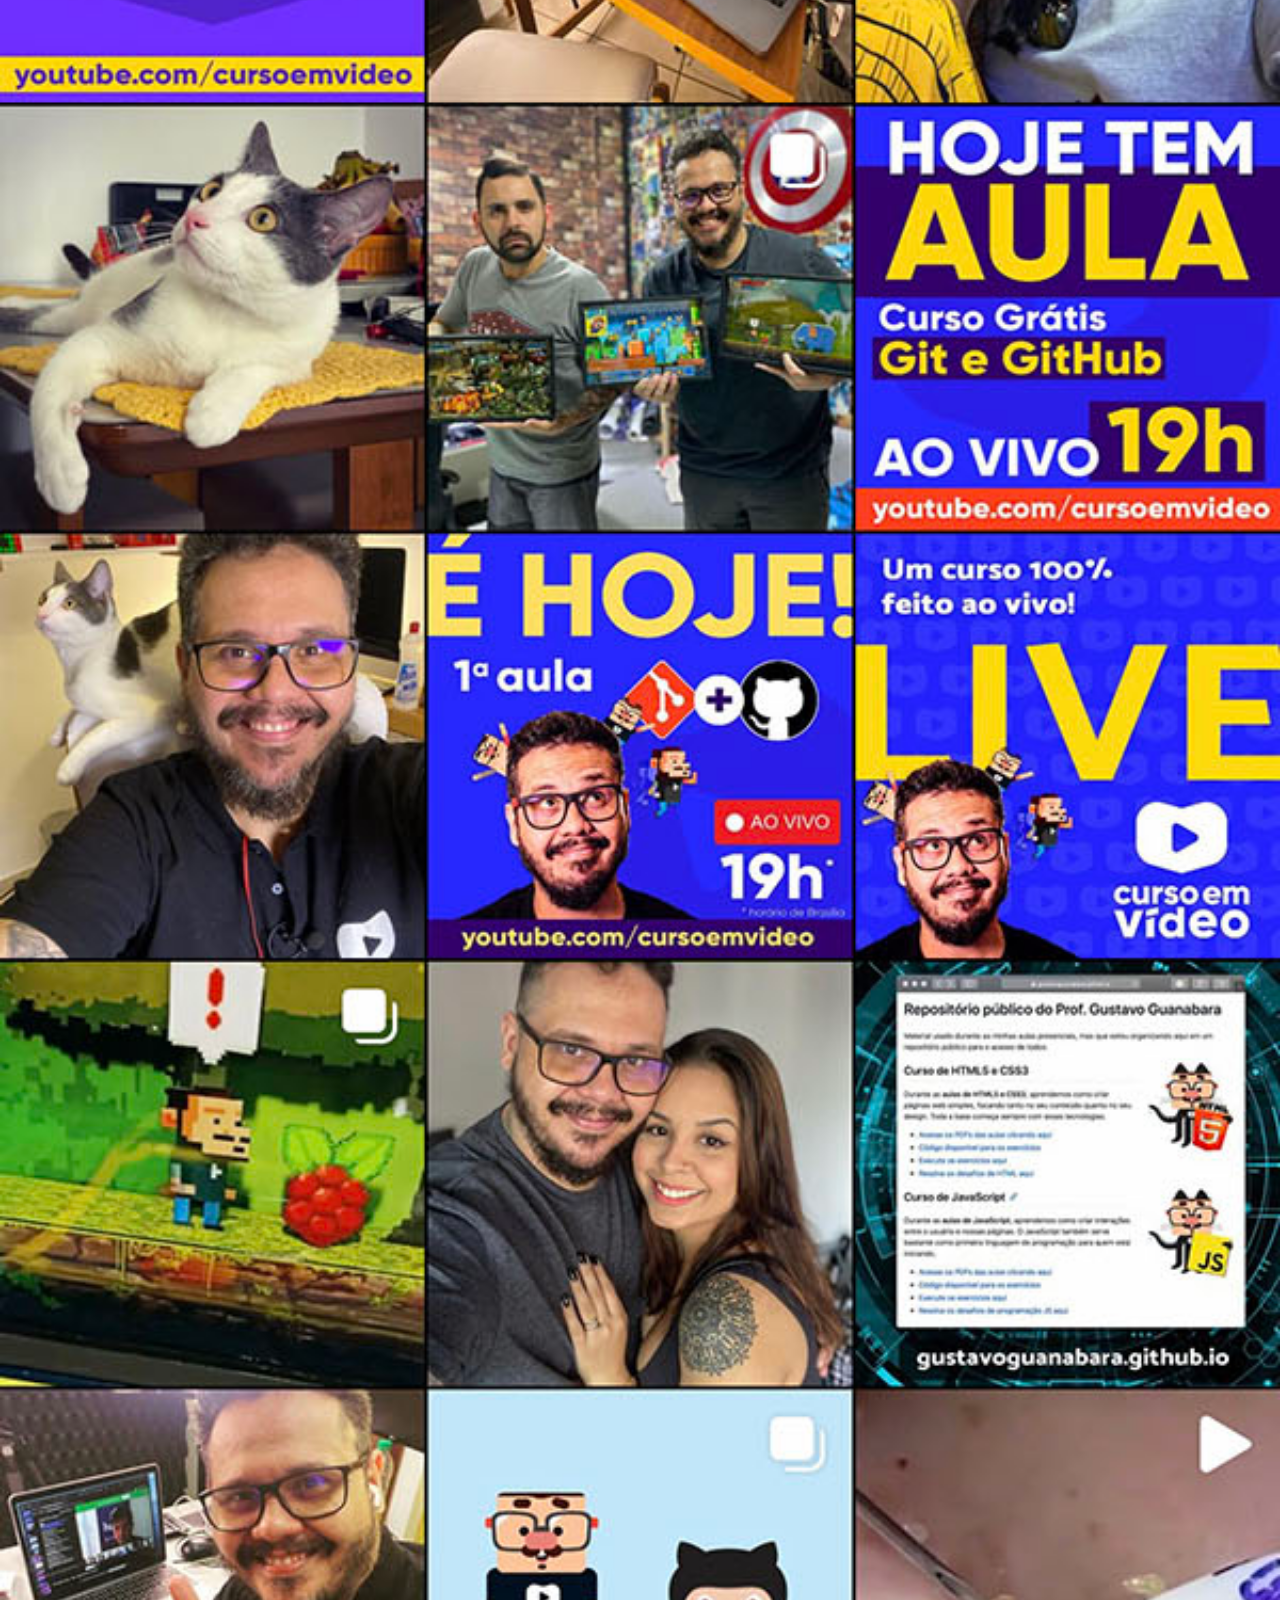
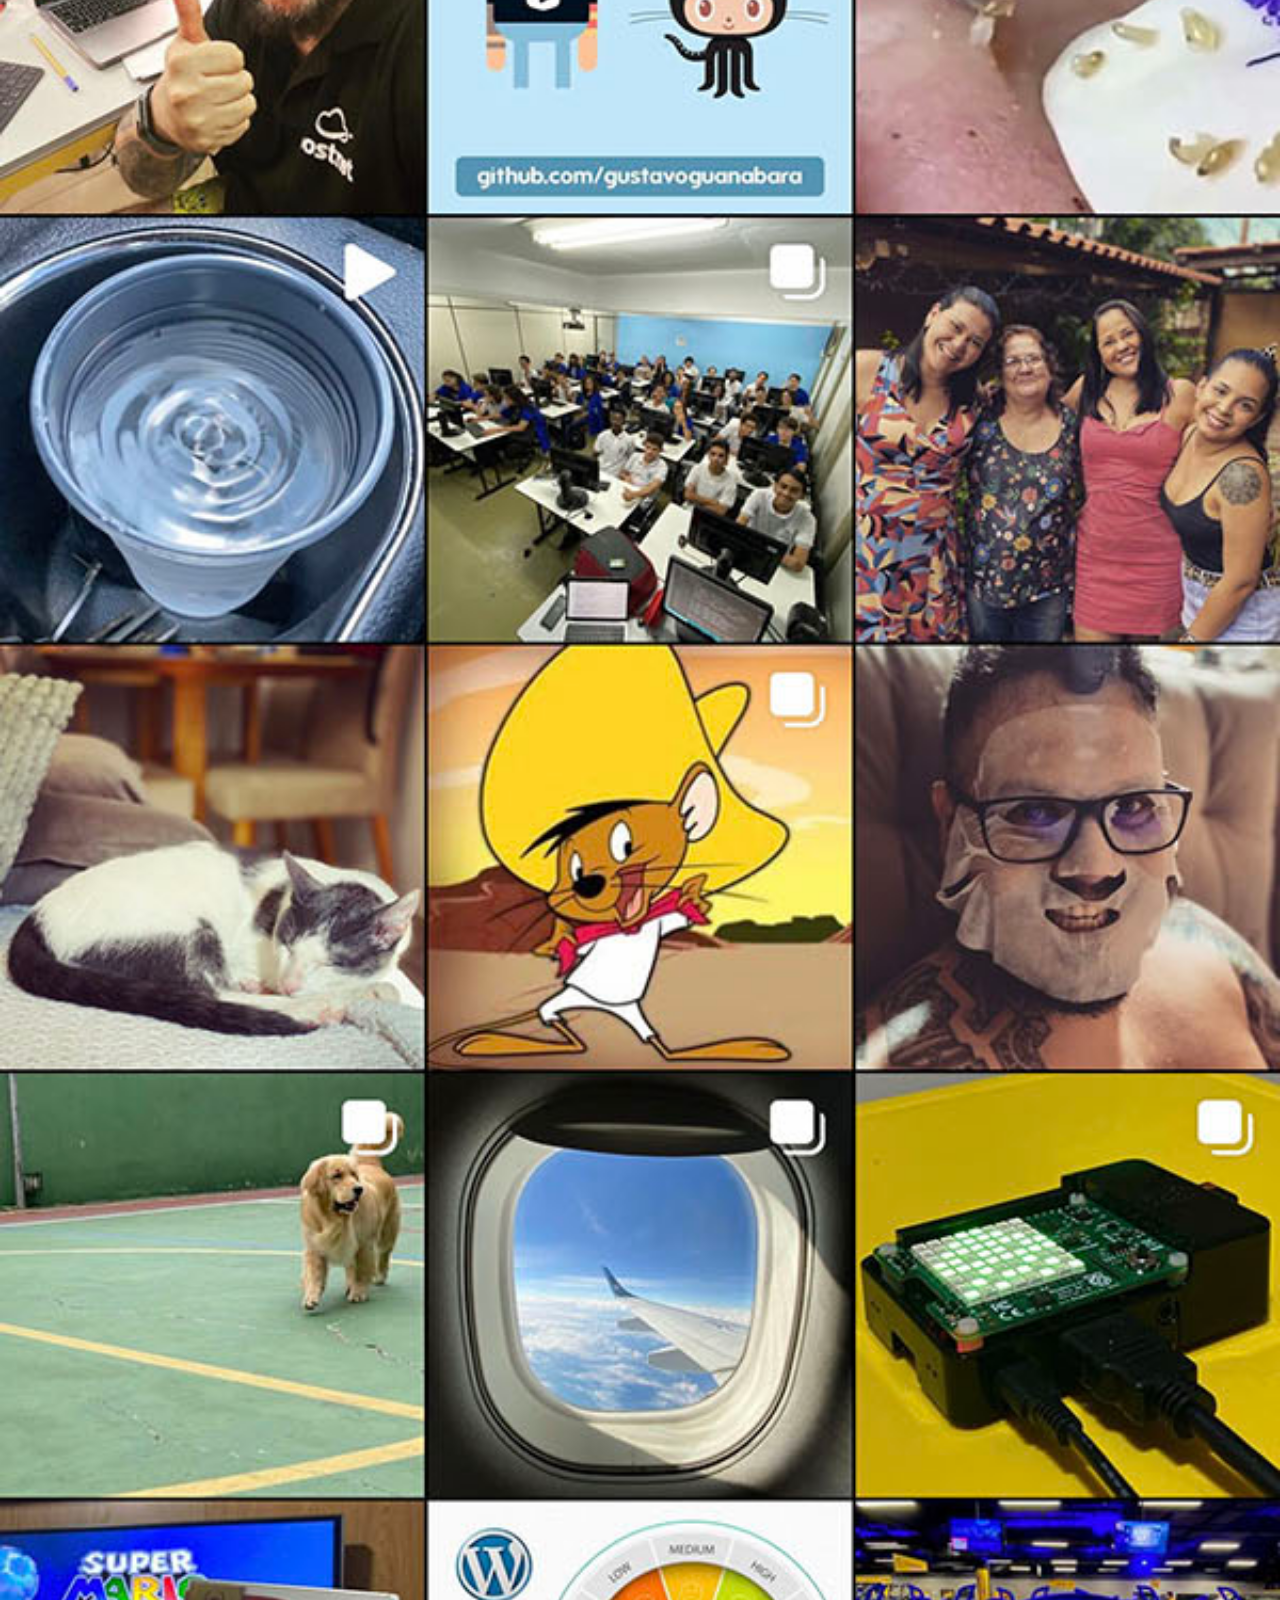
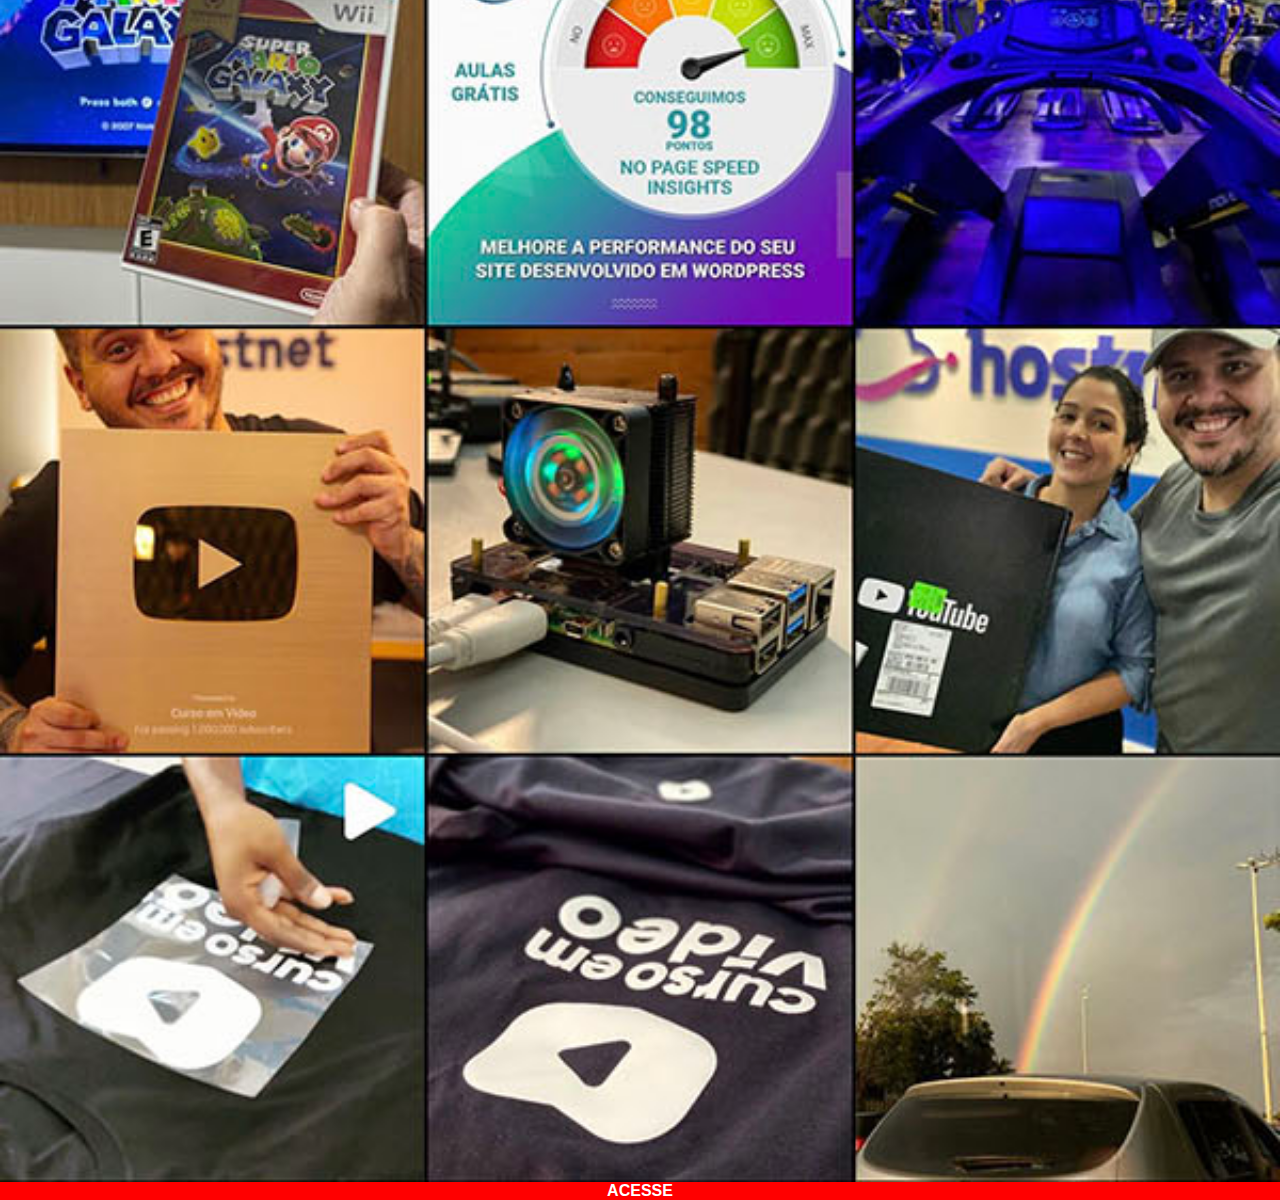
<file: intagram.html>
<!DOCTYPE html>
<html lang="pt-br">
<head>
    <meta charset="UTF-8">
    <meta name="viewport" content="width=device-width, initial-scale=1.0">
    <title>intagram</title>
</head>
<body>
    <style>
        ::-webkit-scrollbar {
            width: 0px;
            height: 0px;
    }
    *{
        margin: 0px;
        padding: 0px;
    }
    img {
        height: 100%;
        width: 100%;
    }
    div#acesse{
        background-color: red;
        color: white;
        font-family: Arial, Helvetica, sans-serif;
        text-align: center;
        margin-top: -4px;
    }
    a {
        text-decoration: none;
        color: white;
        font-weight: bold;
    }
    a:hover{
        text-decoration: underline;
    }
    </style>
    <main>
        <img src="imagens/tela-instagram.jpg" alt="tela do instagram">
    </main>
    <div id="acesse">
            <a href="https://www.instagram.com/gustavoguanabara/" target="_blank">ACESSE</a>
    </div>
</body>
</html>
</file>
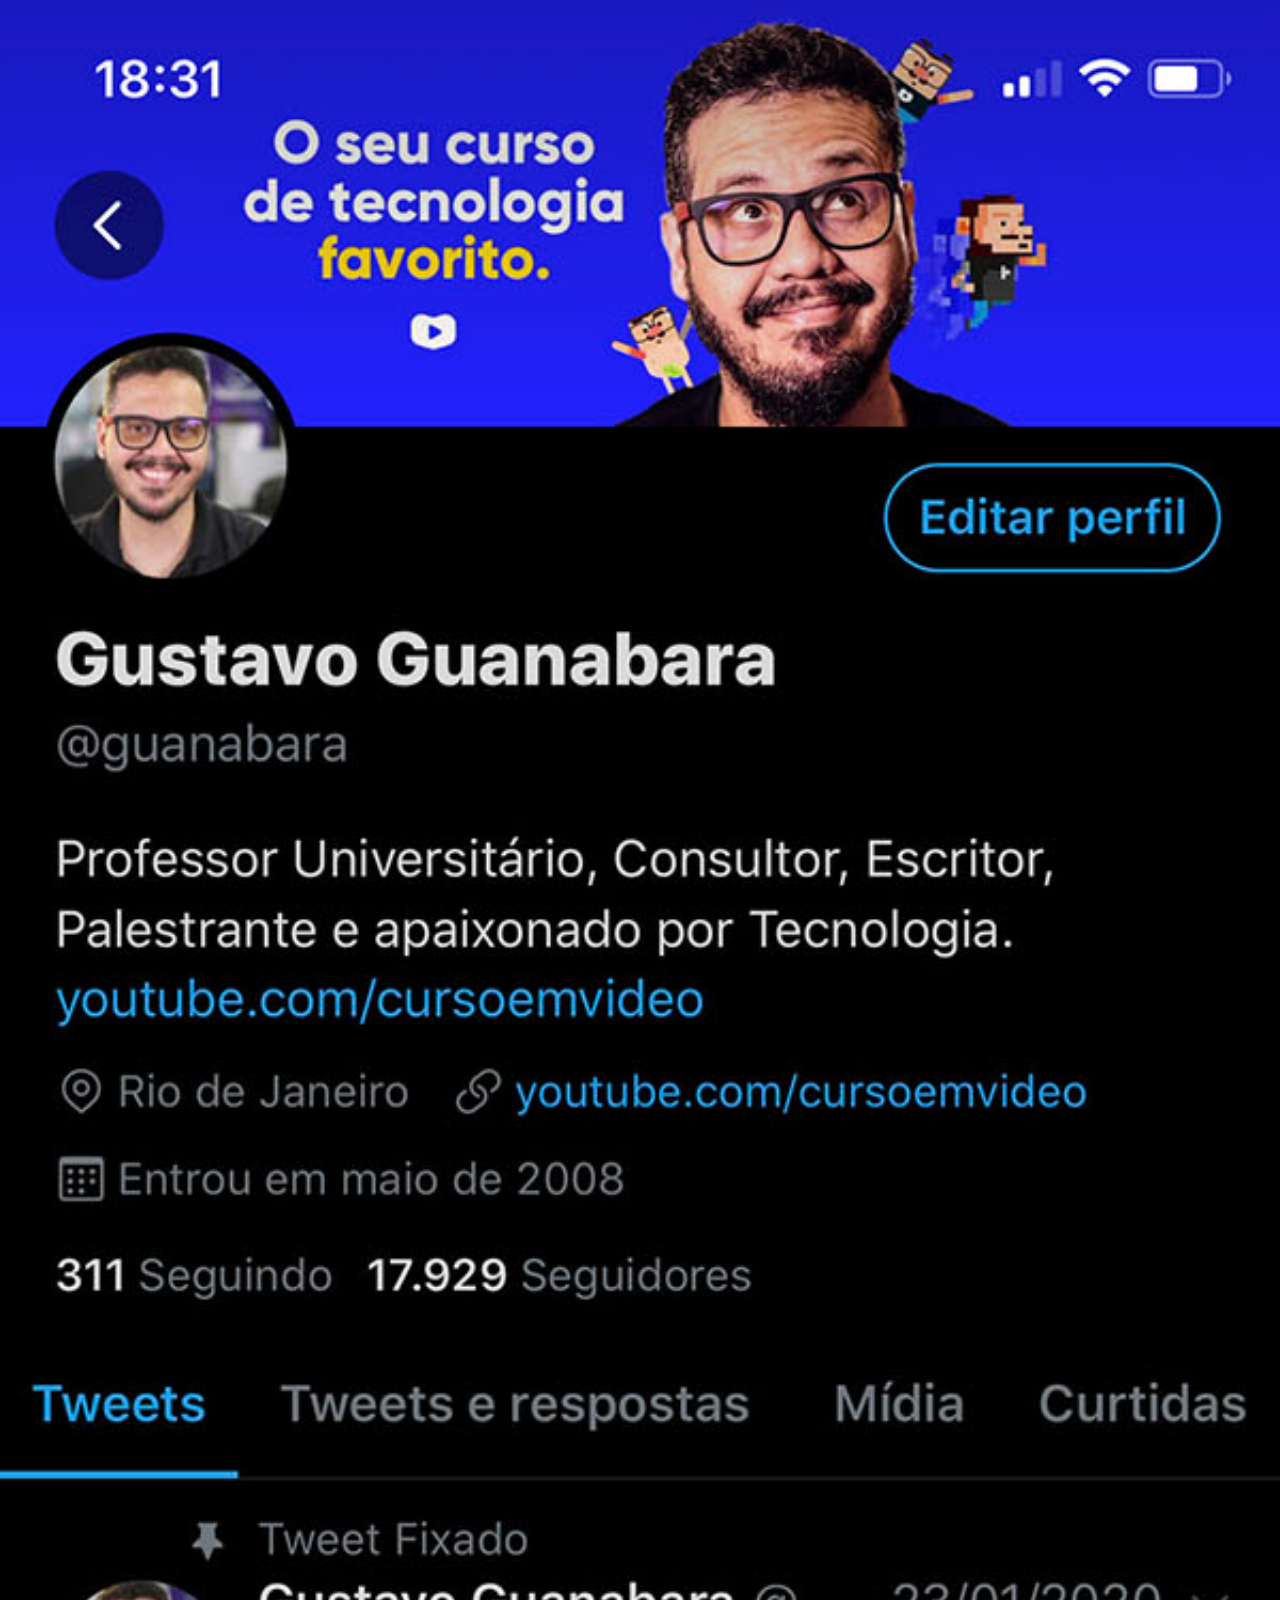
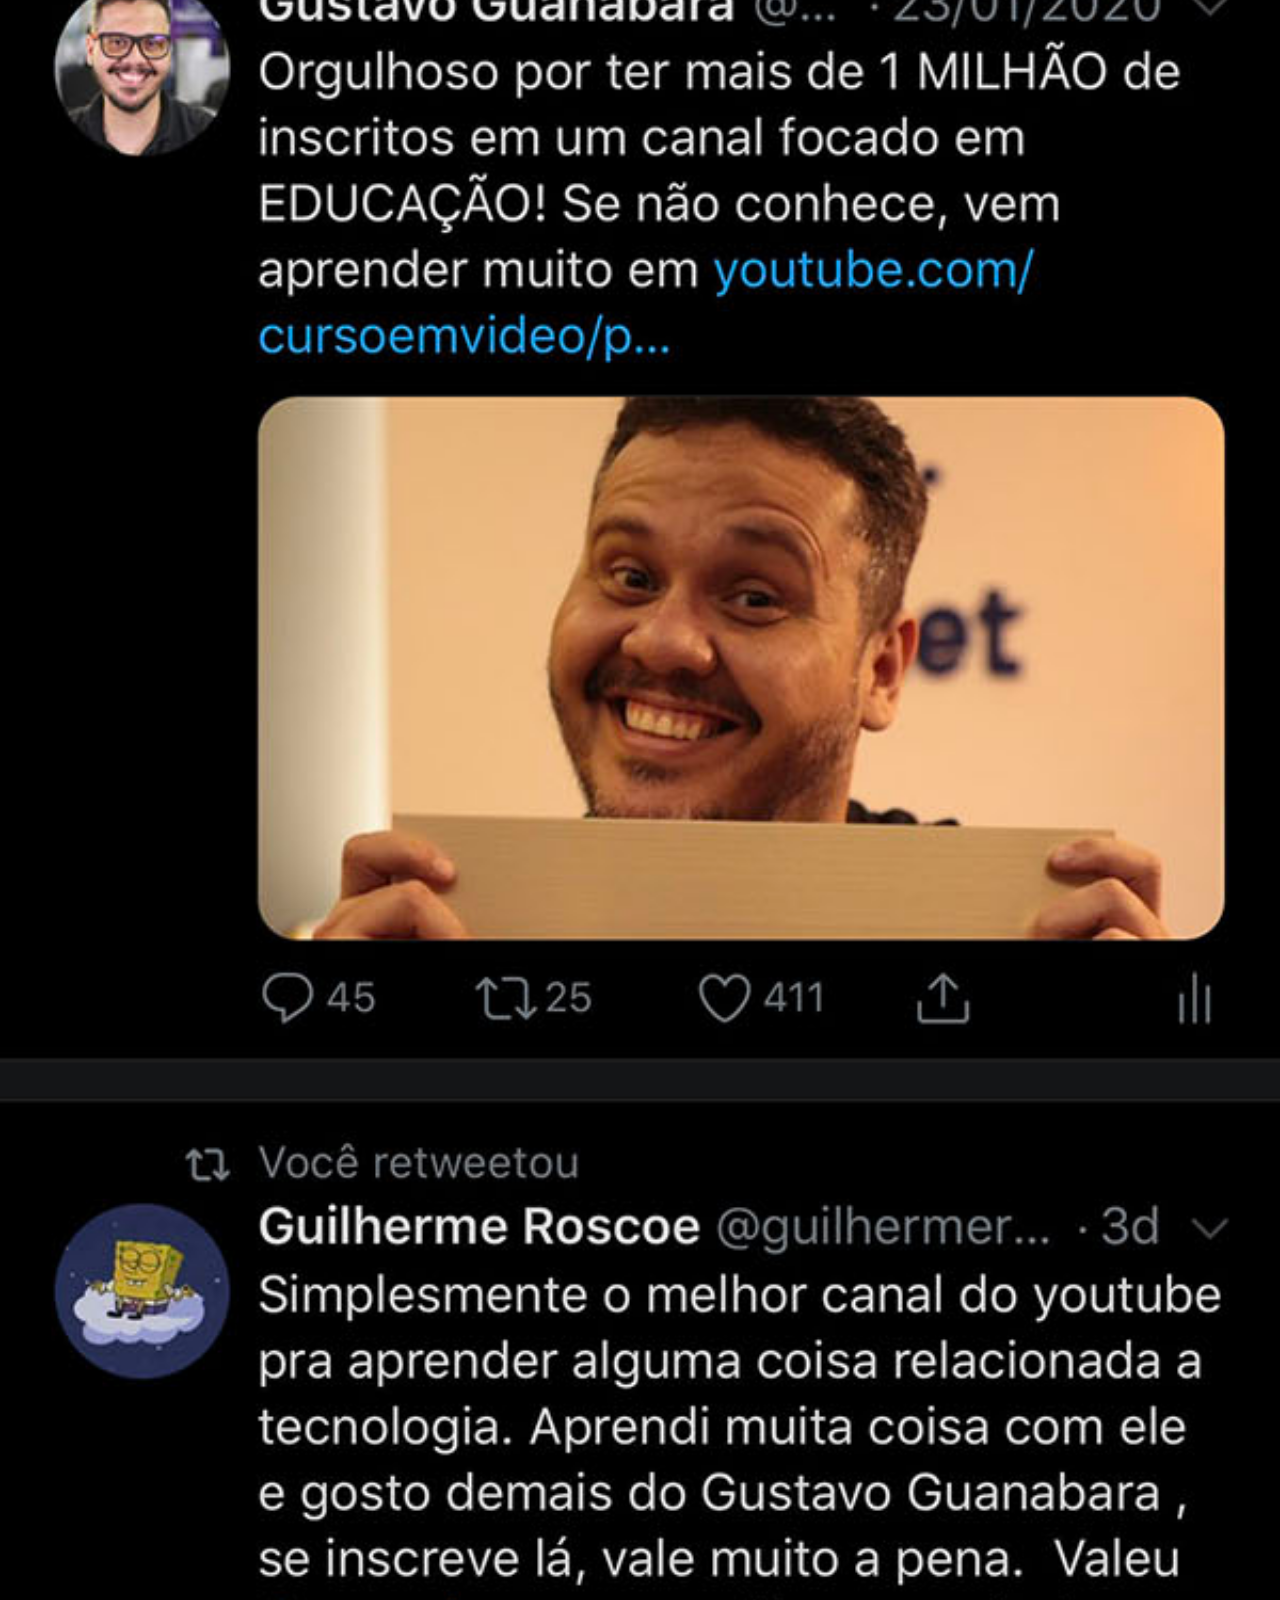
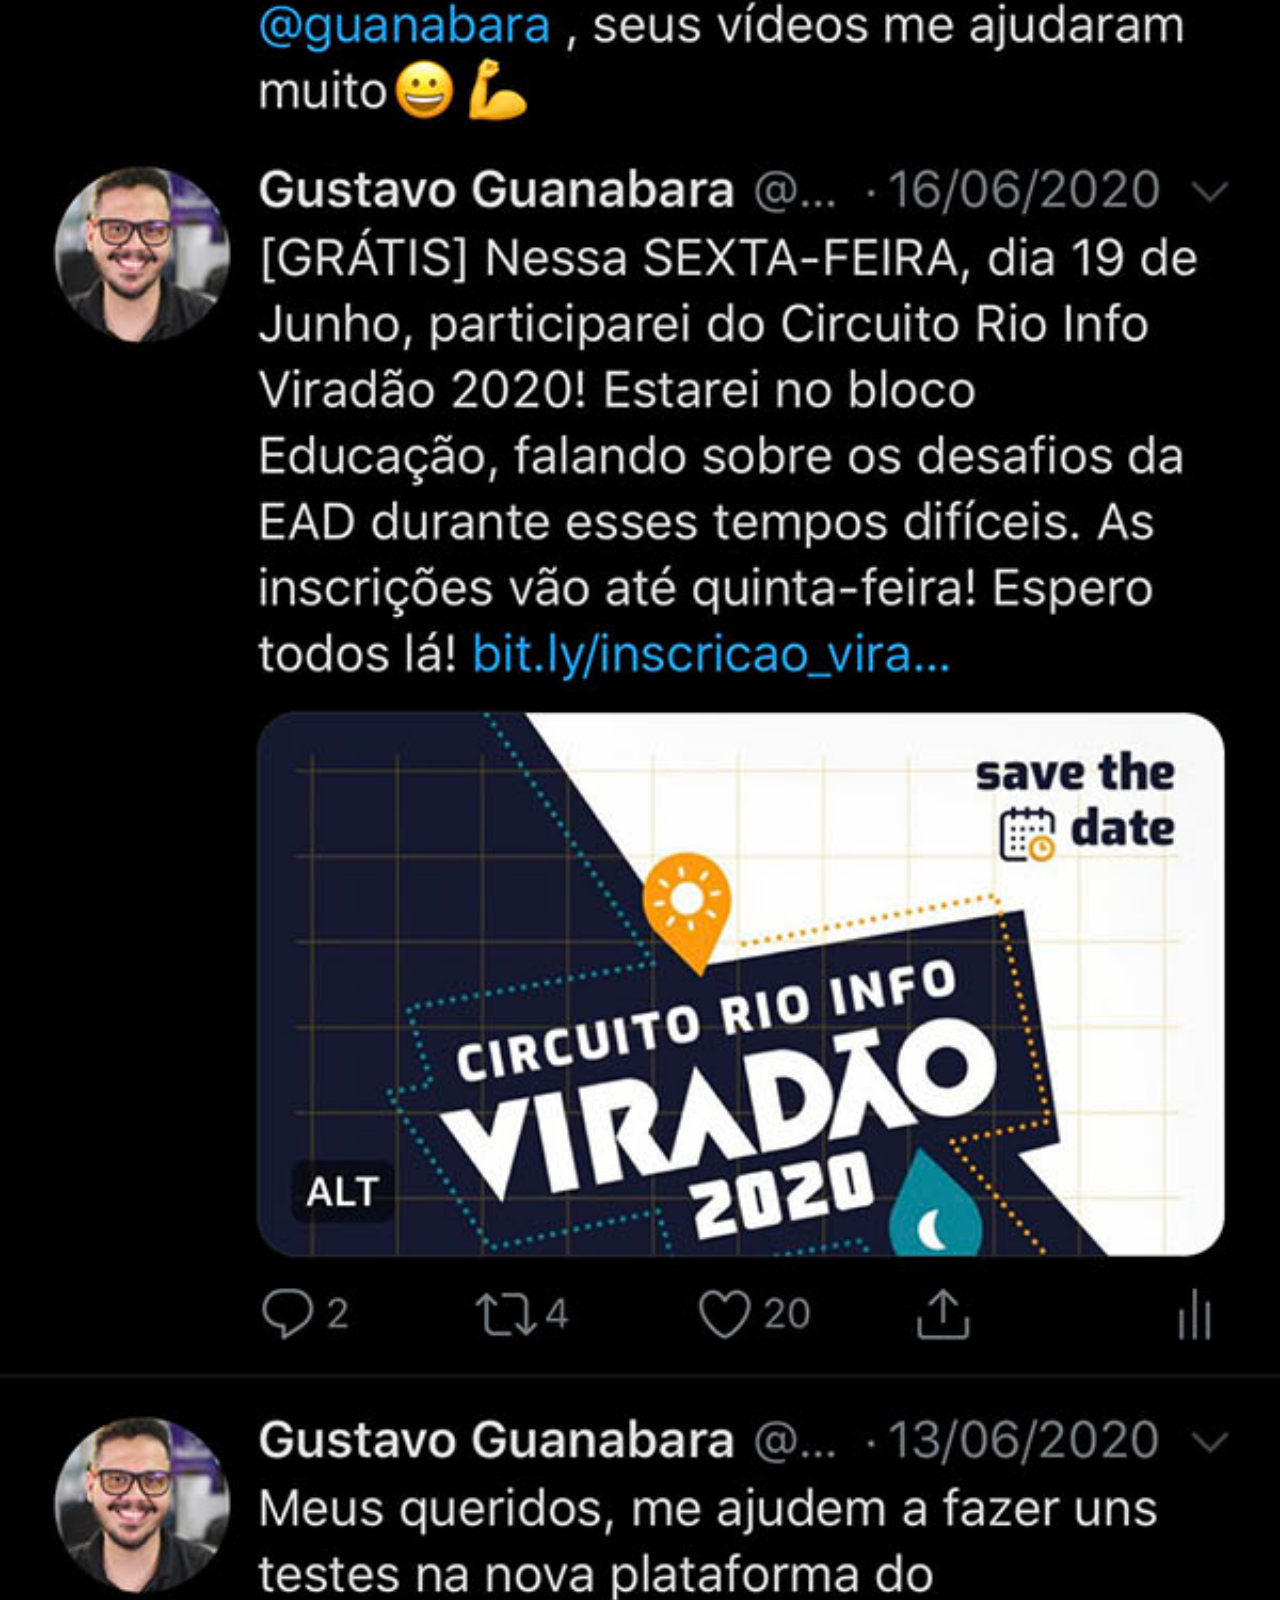
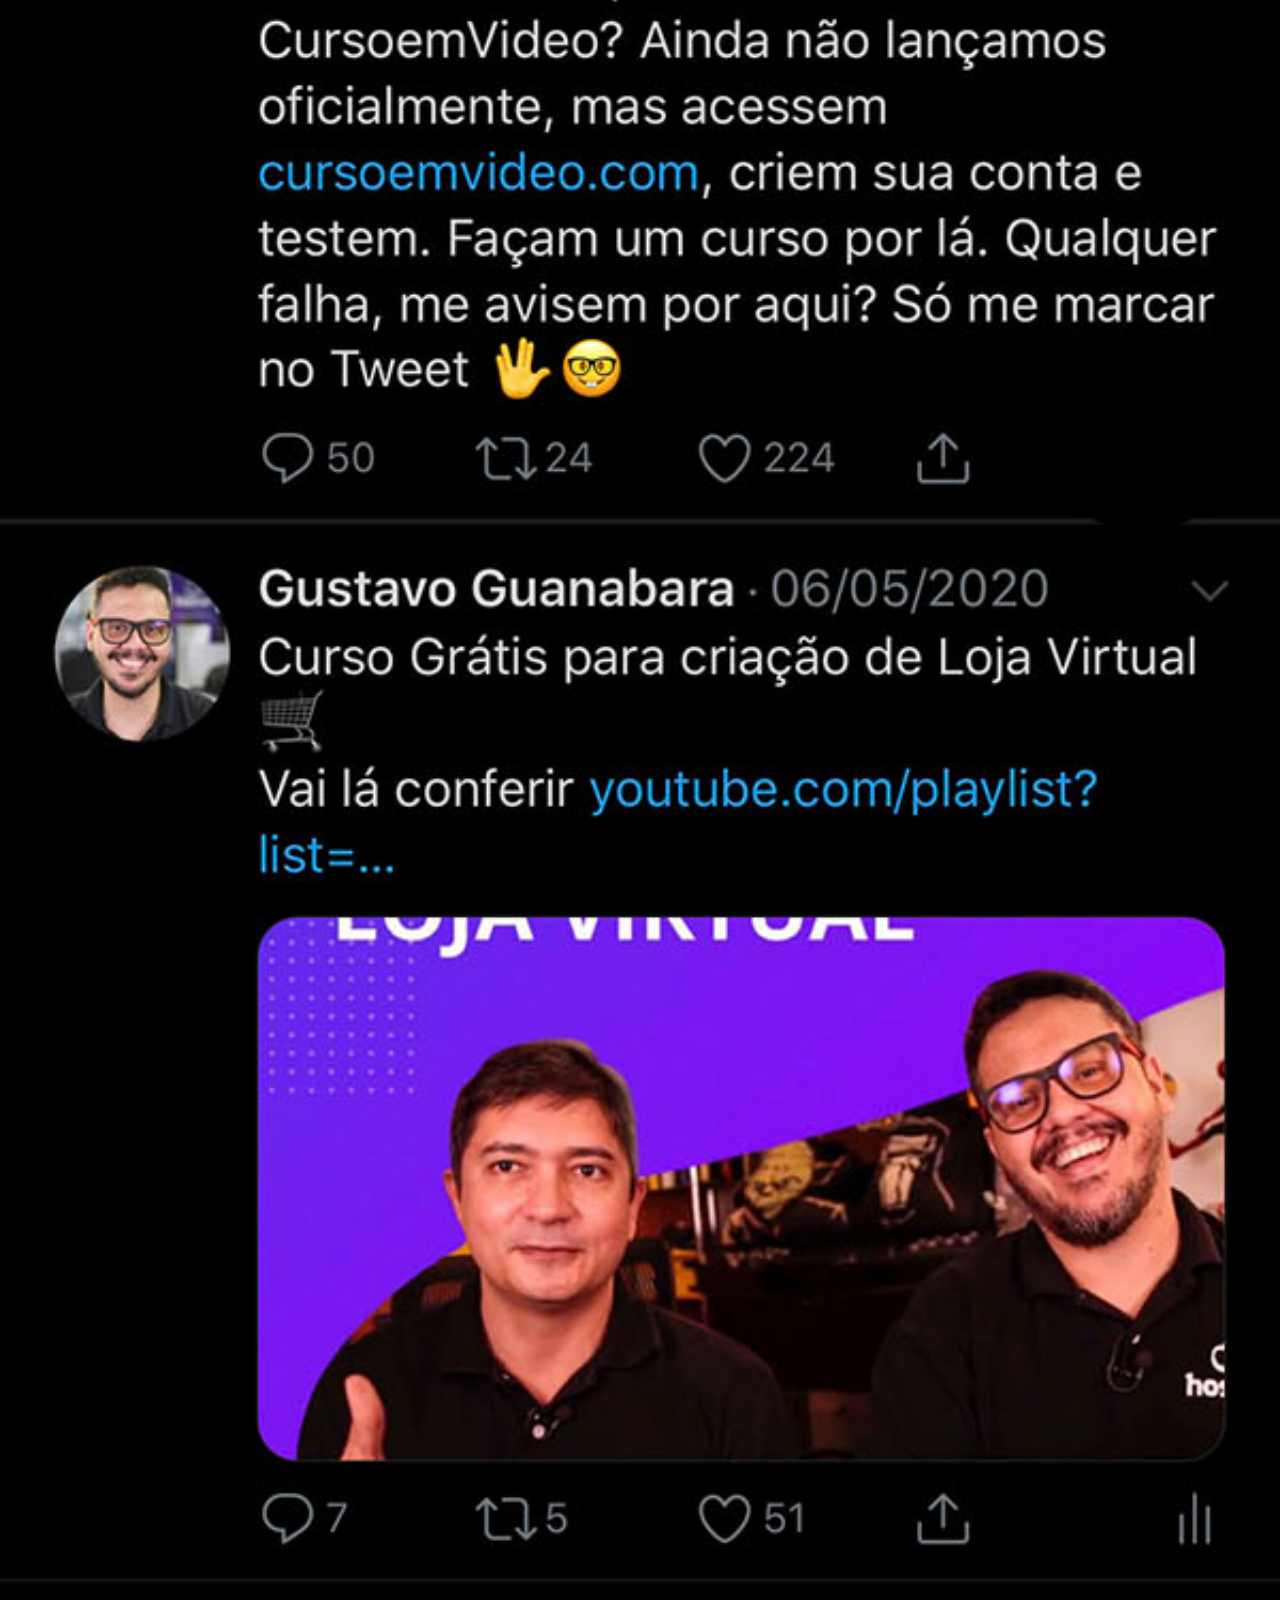
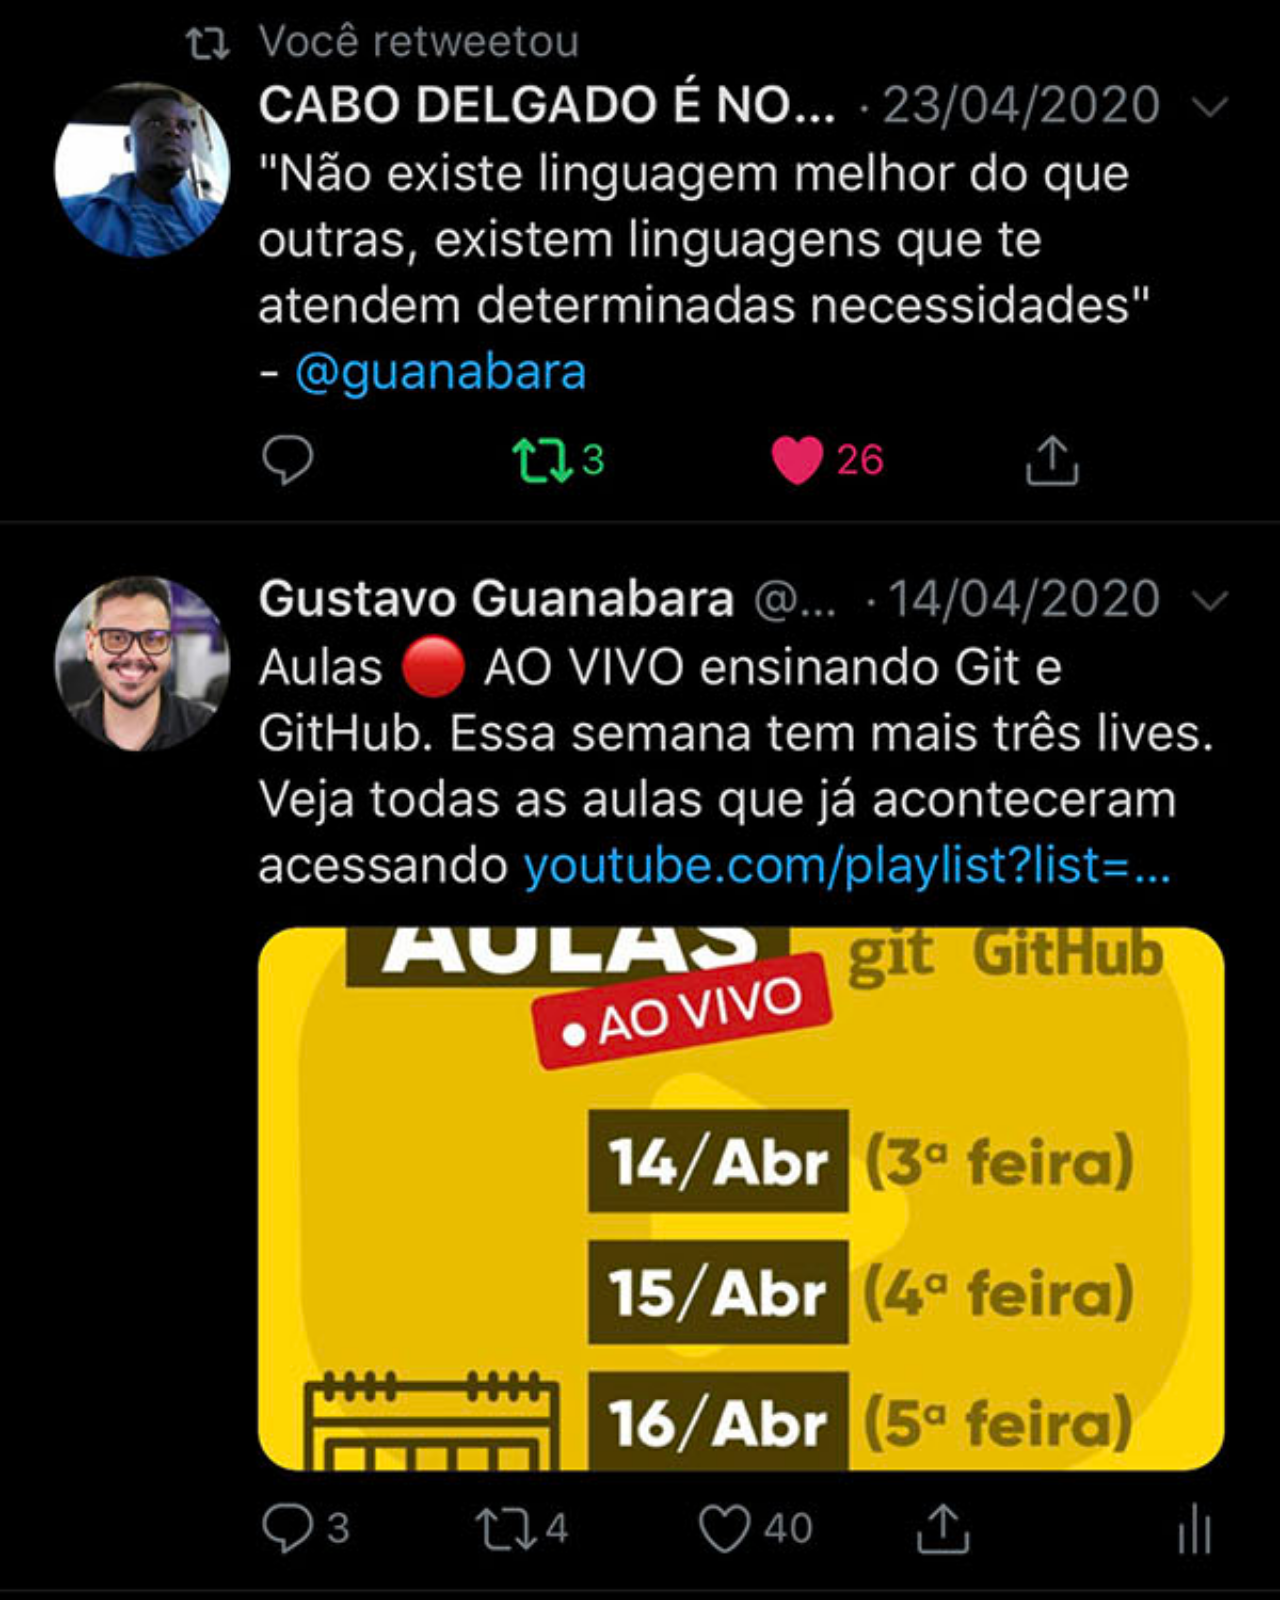
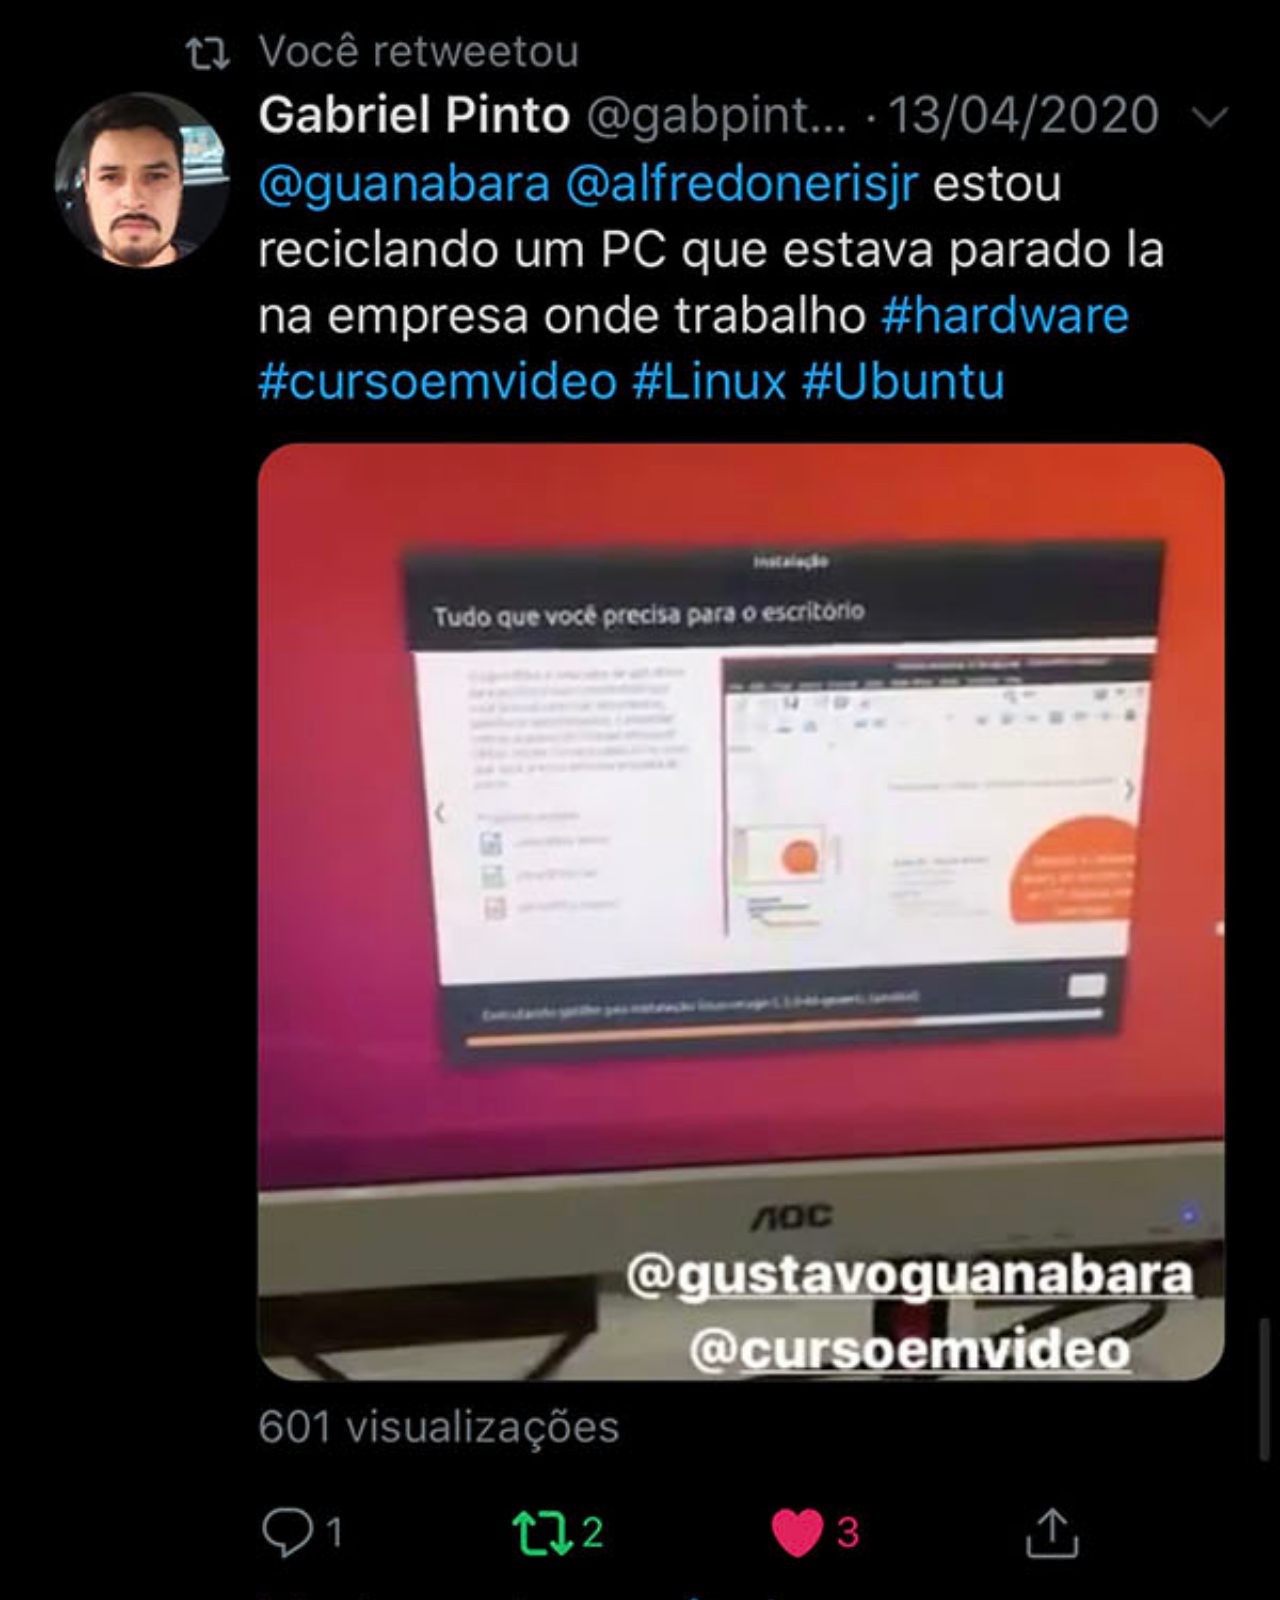
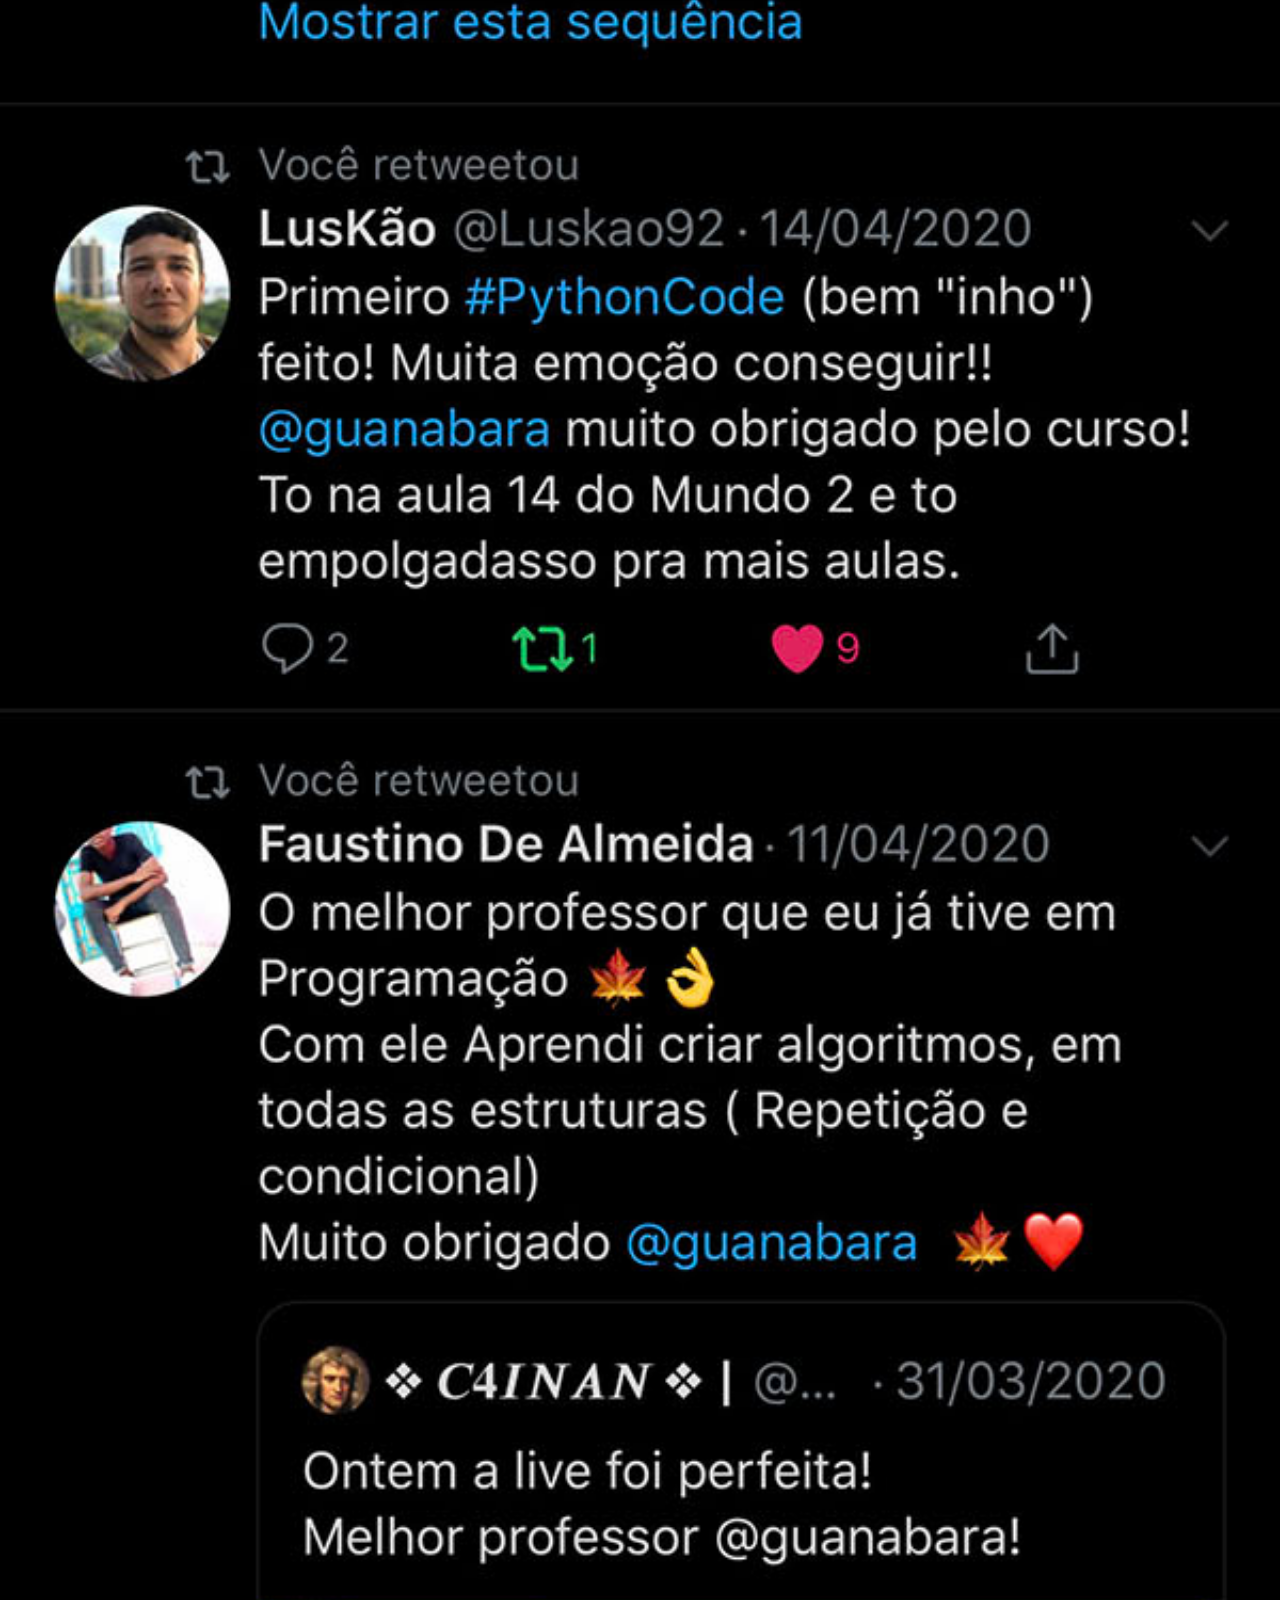
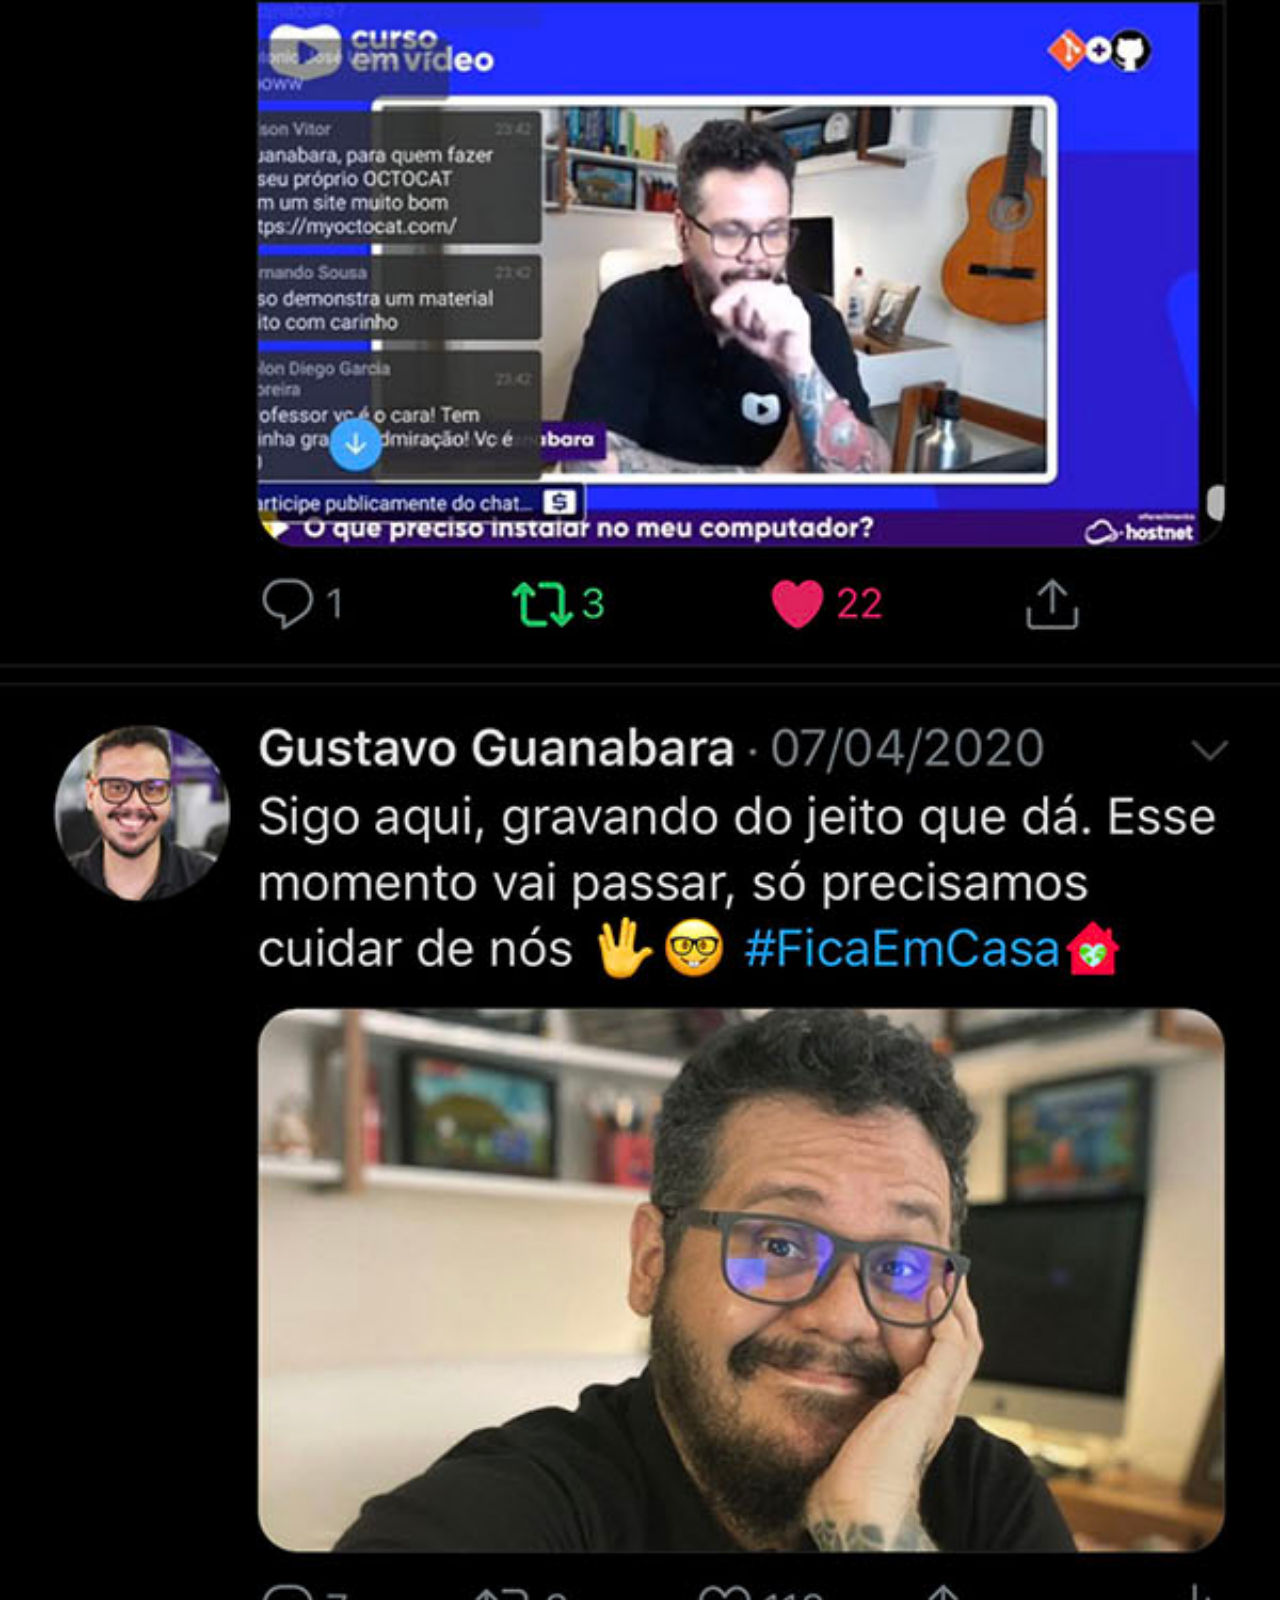
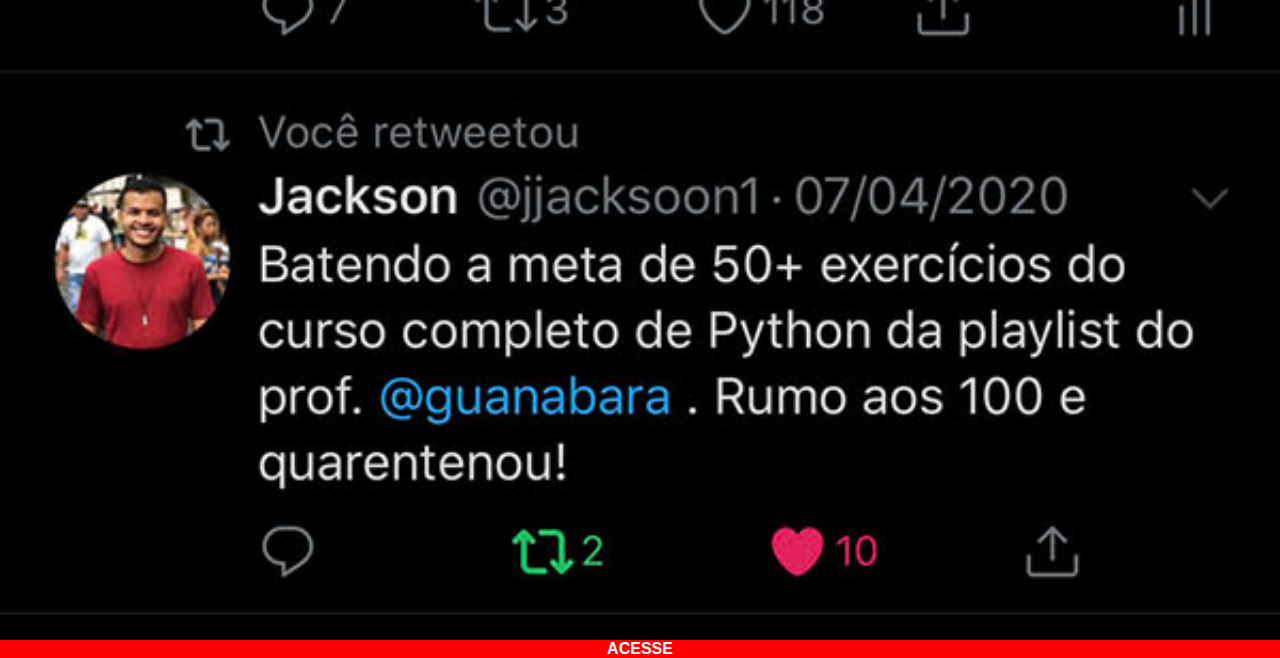
<file: twitter.html>
<!DOCTYPE html>
<html lang="pt-br">
<head>
    <meta charset="UTF-8">
    <meta name="viewport" content="width=device-width, initial-scale=1.0">
    <title>twitter</title>
</head>
<body>
    <style>
    ::-webkit-scrollbar {
        width: 0px;
        height: 0px;
    }
    *{
        margin: 0px;
        padding: 0px;
    }
    img {
        height: 100%;
        width: 100%;
    }
    div#acesse{
        background-color: red;
        color: white;
        font-family: Arial, Helvetica, sans-serif;
        text-align: center;
        margin-top: -4px;
    }
    a {
        text-decoration: none;
        color: white;
        font-weight: bold;
    }
    a:hover{
        text-decoration: underline;
    }  
    </style>
    <main>
        <img src="imagens/tela-twitter.jpg" alt="tela do twitter">
    </main>
    <div id="acesse">
        <a href="https://x.com/guanabara?lang=en&mx=2" target="_blank">ACESSE</a>
    </div>
</body>
</html>
</file>
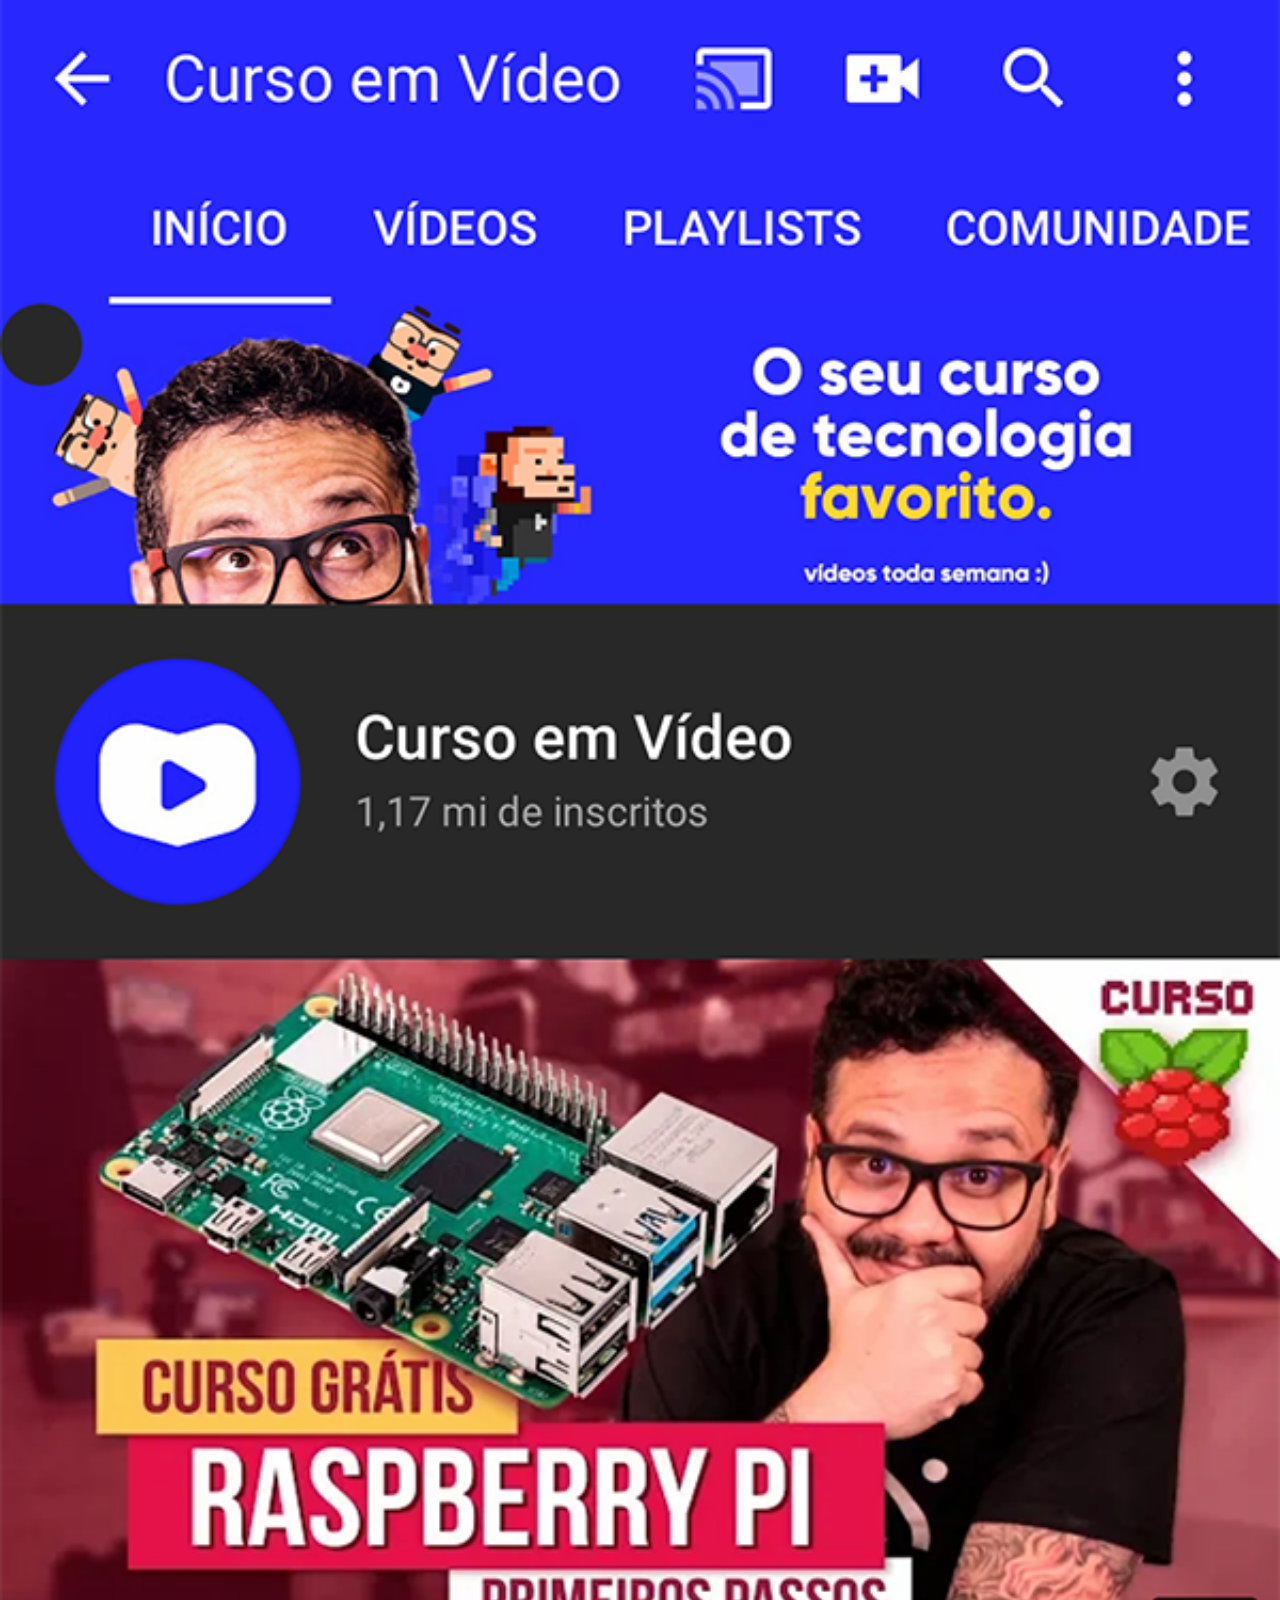
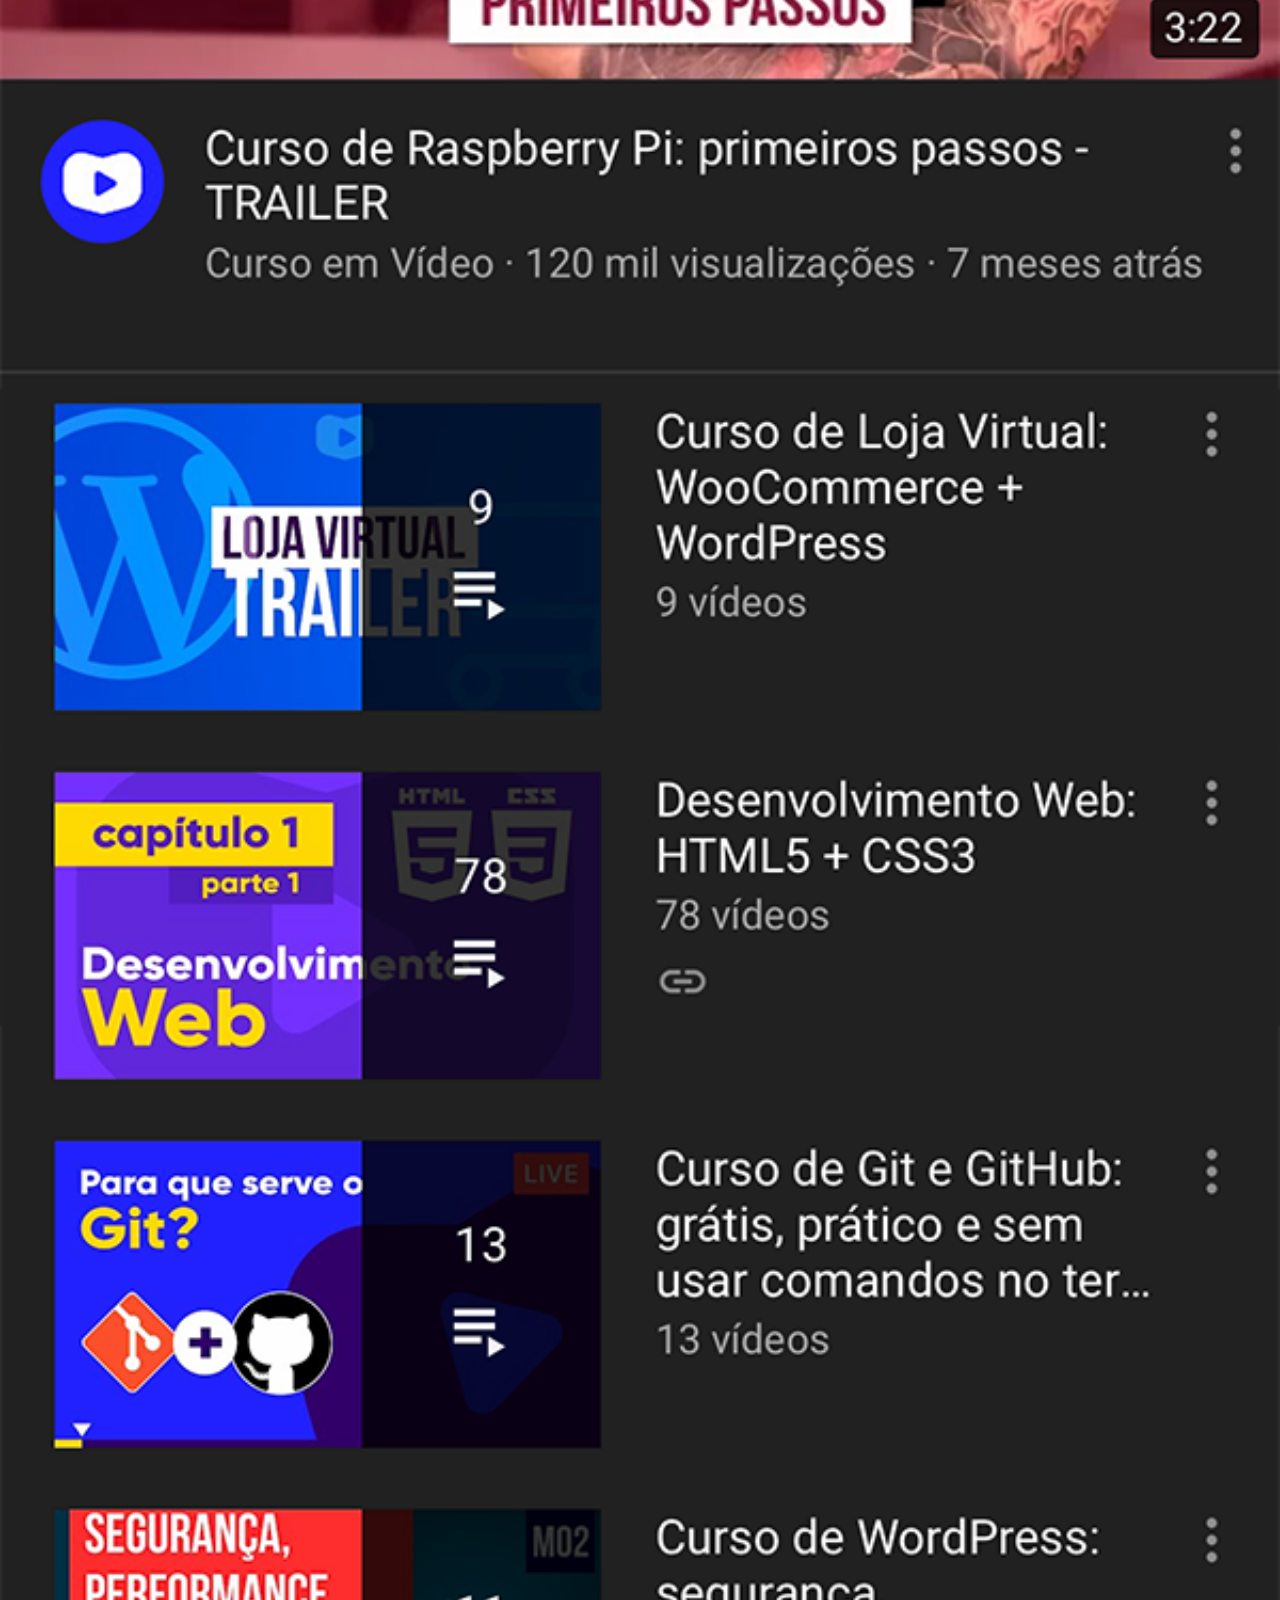
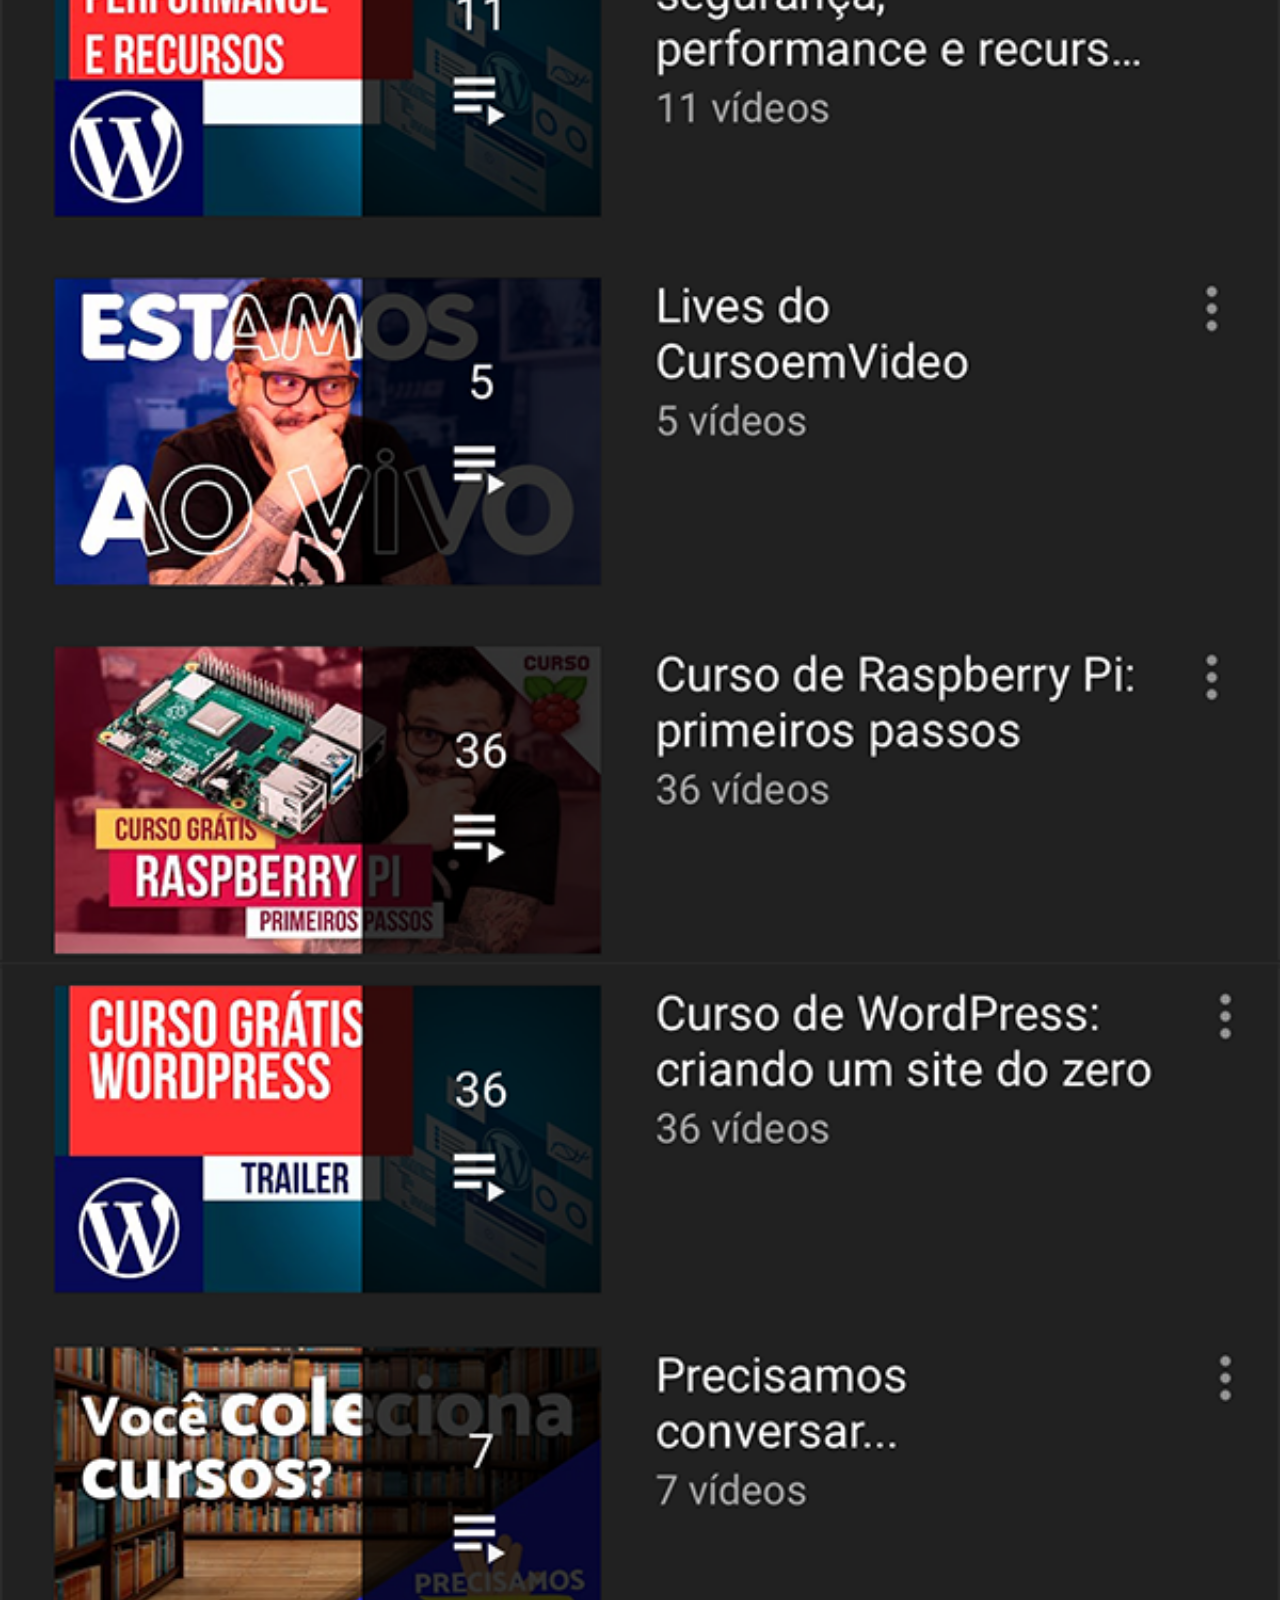
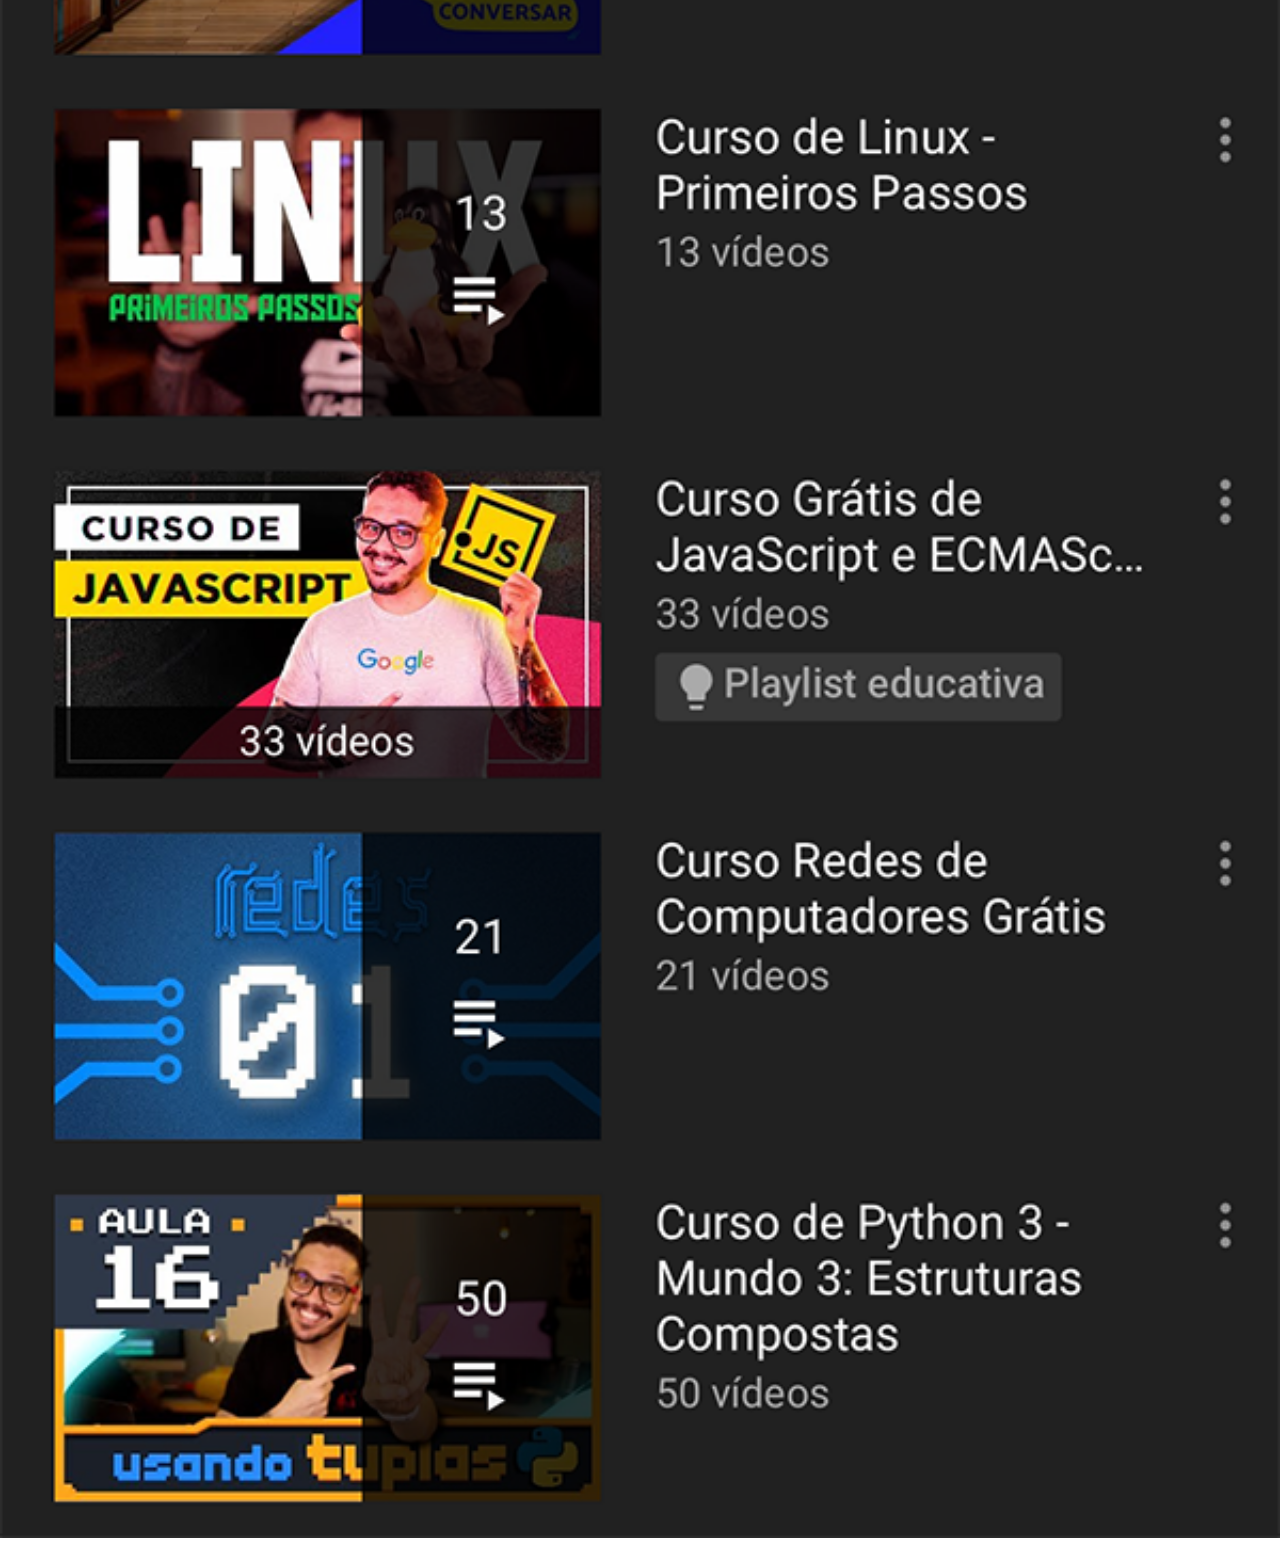
<file: youtube.html>
<!DOCTYPE html>
<html lang="pt-br">
<head>
    <meta charset="UTF-8">
    <meta name="viewport" content="width=device-width, initial-scale=1.0">
    <title>youtube</title>
</head>
<body>
    <style>
        ::-webkit-scrollbar {
        width: 0px;
        height: 0px;
    }
    *{
        margin: 0px;
        padding: 0px;
    }
    img {
        height: 100%;
        width: 100%;
    }
    div#acesse{
        background-color: red;
        color: white;
        font-family: Arial, Helvetica, sans-serif;
        text-align: center;
        margin-top: -4px;
    }
    a {
        text-decoration: none;
        color: white;
        font-weight: bold;
    }
    a:hover{
        text-decoration: underline;
    }  
    </style>
    <main>
        <img src="imagens/tela-youtube.png" alt="tela do youtube">
    </main>
    <div>
        <a href="https://www.youtube.com/c/CursoemV%C3%ADdeo" target="_blank">ACESSE</a>   
    </div>
</body>
</html>
</file>
